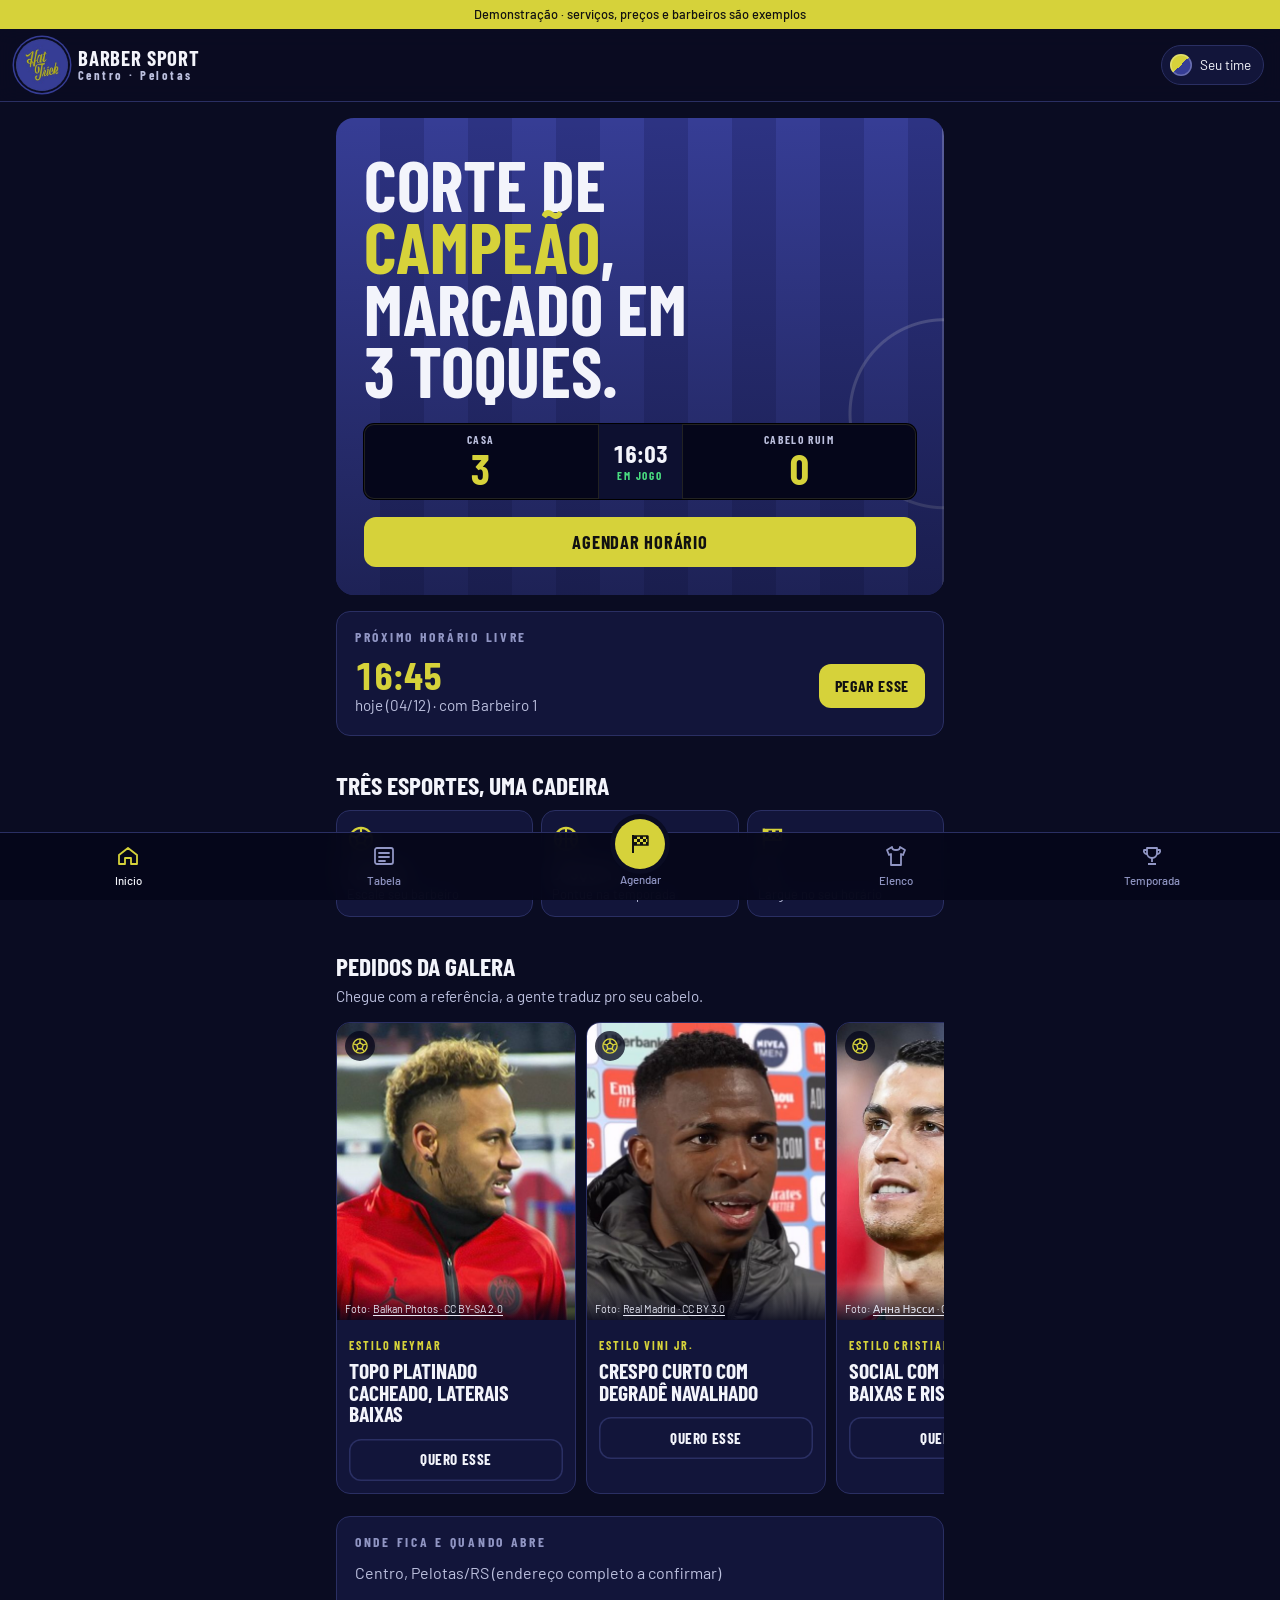
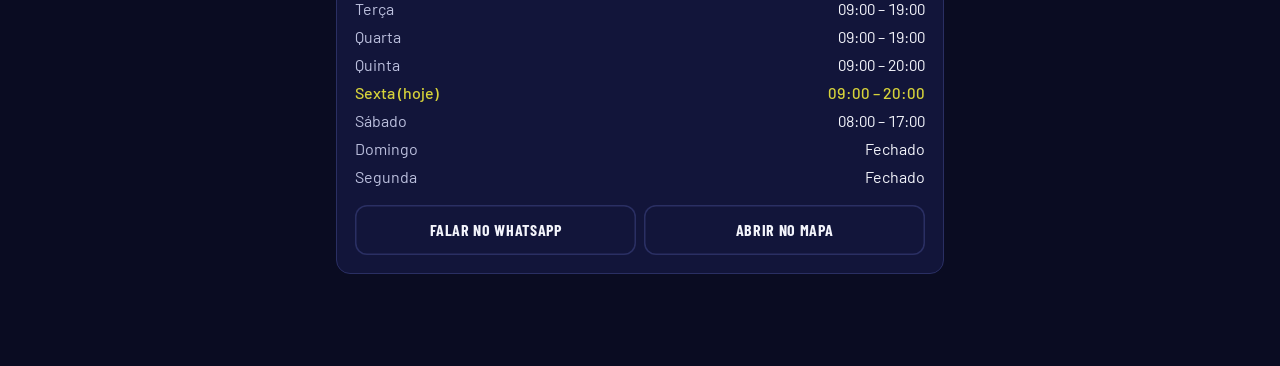
<file: index.html>
<!doctype html>
<html lang="pt-BR">
<head>
  <meta charset="utf-8">
  <meta name="viewport" content="width=device-width, initial-scale=1, viewport-fit=cover">
  <title>Hat-Trick Barber Sport · Pelotas</title>
  <meta name="description" content="App da Hat-Trick Barber Sport, no Centro de Pelotas: agende seu corte, veja o elenco e acompanhe sua temporada.">
  <meta name="theme-color" content="#0a0c22">
  <link rel="manifest" href="manifest.webmanifest">
  <link rel="icon" href="img/icone-192.png" type="image/png">
  <link rel="apple-touch-icon" href="img/icone-192.png">
  <meta name="apple-mobile-web-app-capable" content="yes">
  <meta name="apple-mobile-web-app-status-bar-style" content="black-translucent">
  <link rel="stylesheet" href="css/app.css?v=4">
</head>
<body>
  <a class="pular" href="#conteudo">Pular para o conteúdo</a>
  <p class="aviso">Demonstração · serviços, preços e barbeiros são exemplos</p>

  <header class="topo">
    <a class="marca" href="#inicio" aria-label="Hat-Trick Barber Sport, início">
      <img class="marca-logo" src="img/logo-hattrick.png" alt="" width="52" height="52">
      <span class="marca-texto"><strong>BARBER SPORT</strong><small>Centro · Pelotas</small></span>
    </a>
    <div class="topo-acoes">
    <button class="botao-conta" type="button" id="abrir-conta" aria-haspopup="dialog" hidden></button>
    <button class="botao-time" type="button" id="abrir-times" aria-haspopup="dialog" aria-label="Escolher seu time">
      <span class="time-amostra" aria-hidden="true"></span>
      <span class="time-nome">Seu time</span>
    </button>
    </div>
  </header>

  <main id="conteudo" tabindex="-1">

    <!-- ===================== INÍCIO ===================== -->
    <section class="tela" id="tela-inicio" data-tela="inicio" aria-labelledby="t-inicio">
      <div class="placar-hero">
        <h1 id="t-inicio">Corte de <span class="destaque">campeão</span>, marcado em 3 toques.</h1>
        <div class="placar" role="group" aria-label="Placar da casa">
          <div class="placar-lado"><span>CASA</span><b>3</b></div>
          <div class="placar-meio"><span class="placar-tempo" id="relogio">--:--</span><span class="placar-status" id="status-loja">—</span></div>
          <div class="placar-lado"><span>CABELO RUIM</span><b>0</b></div>
        </div>
        <a class="botao botao-cheio" href="#agendar">Agendar horário</a>
      </div>

      <article class="cartao proximo" aria-labelledby="t-proximo">
        <h2 id="t-proximo" class="cartao-titulo">Próximo horário livre</h2>
        <div id="proximo-livre" class="proximo-corpo" aria-live="polite"></div>
      </article>

      <h2 class="secao-titulo">Três esportes, uma cadeira</h2>
      <ul class="trio">
        <li class="trio-item" data-esporte="futebol"><svg aria-hidden="true"><use href="#i-futebol"/></svg><b>Futebol</b><span>Escale seu barbeiro</span></li>
        <li class="trio-item" data-esporte="nba"><svg aria-hidden="true"><use href="#i-nba"/></svg><b>Basquete</b><span>Pontue na temporada</span></li>
        <li class="trio-item" data-esporte="f1"><svg aria-hidden="true"><use href="#i-f1"/></svg><b>F1</b><span>Largue no seu horário</span></li>
      </ul>

      <h2 class="secao-titulo">Pedidos da galera</h2>
      <p class="secao-sub">Chegue com a referência, a gente traduz pro seu cabelo.</p>
      <ul class="inspiracoes" id="inspiracoes"></ul>

      <article class="cartao local" aria-labelledby="t-local">
        <h2 id="t-local" class="cartao-titulo">Onde fica e quando abre</h2>
        <p id="endereco"></p>
        <dl class="horarios" id="horarios"></dl>
        <div class="acoes">
          <a class="botao botao-linha" id="link-whats" target="_blank" rel="noopener">Falar no WhatsApp</a>
          <a class="botao botao-linha" id="link-mapa" target="_blank" rel="noopener">Abrir no mapa</a>
        </div>
      </article>
    </section>

    <!-- ===================== SERVIÇOS ===================== -->
    <section class="tela" id="tela-servicos" data-tela="servicos" aria-labelledby="t-servicos" hidden>
      <h1 id="t-servicos" class="tela-titulo">Tabela</h1>
      <p class="secao-sub">Preços de exemplo, a confirmar com a barbearia.</p>
      <ol class="tabela" id="tabela-servicos"></ol>
      <p class="nota">Pagamento: <span id="pagamentos"></span></p>
    </section>

    <!-- ===================== AGENDAR (F1) ===================== -->
    <section class="tela" id="tela-agendar" data-tela="agendar" aria-labelledby="t-agendar" hidden>
      <h1 id="t-agendar" class="tela-titulo">Grid de largada</h1>
      <ol class="voltas" id="voltas" aria-label="Etapas do agendamento"></ol>
      <div id="etapa" class="etapa" aria-live="polite"></div>
    </section>

    <!-- ===================== ELENCO ===================== -->
    <section class="tela" id="tela-elenco" data-tela="elenco" aria-labelledby="t-elenco" hidden>
      <h1 id="t-elenco" class="tela-titulo">Elenco</h1>
      <p class="secao-sub">Nomes e fotos dos barbeiros entram quando a barbearia mandar.</p>
      <ul class="elenco" id="elenco"></ul>
    </section>

    <!-- ===================== TEMPORADA (NBA) ===================== -->
    <section class="tela" id="tela-temporada" data-tela="temporada" aria-labelledby="t-temporada" hidden>
      <h1 id="t-temporada" class="tela-titulo">Sua temporada</h1>
      <div id="temporada"></div>
      <h2 class="secao-titulo" id="t-proximos">Próximos jogos</h2>
      <div id="meus-horarios"></div>
      <p class="nota"><a href="privacidade.html">Privacidade e termos</a><span id="nota-dados"> · os dados ficam só neste aparelho</span> · <a href="painel.html">Área do barbeiro</a></p>
    </section>
  </main>

  <nav class="abas" aria-label="Navegação principal">
    <a href="#inicio" data-aba="inicio"><svg aria-hidden="true"><use href="#i-casa"/></svg><span>Início</span></a>
    <a href="#servicos" data-aba="servicos"><svg aria-hidden="true"><use href="#i-tabela"/></svg><span>Tabela</span></a>
    <a href="#agendar" data-aba="agendar" class="aba-centro"><svg aria-hidden="true"><use href="#i-bandeira"/></svg><span>Agendar</span></a>
    <a href="#elenco" data-aba="elenco"><svg aria-hidden="true"><use href="#i-camisa"/></svg><span>Elenco</span></a>
    <a href="#temporada" data-aba="temporada"><svg aria-hidden="true"><use href="#i-trofeu"/></svg><span>Temporada</span></a>
  </nav>

  <dialog class="folha" id="folha-times" aria-labelledby="t-times">
    <form method="dialog" class="folha-corpo">
      <div class="folha-topo">
        <h2 id="t-times">Escolha seu time</h2>
        <button class="fechar" value="cancelar" aria-label="Fechar"><svg aria-hidden="true"><use href="#i-x"/></svg></button>
      </div>
      <p class="secao-sub">O app ganha as cores dele. Fica salvo só neste aparelho.</p>
      <div id="lista-times"></div>
    </form>
  </dialog>

  <dialog class="folha" id="folha-conta" aria-labelledby="t-conta">
    <div class="folha-corpo">
      <div class="folha-topo">
        <h2 id="t-conta">Sua conta</h2>
        <button class="fechar" type="button" aria-label="Fechar" onclick="this.closest('dialog').close()"><svg aria-hidden="true"><use href="#i-x"/></svg></button>
      </div>
      <div id="conta-corpo"></div>
    </div>
  </dialog>

  <div class="largada" id="largada" aria-hidden="true">
    <div class="luzes"><i></i><i></i><i></i><i></i><i></i></div>
  </div>

  <!-- Ícones -->
  <svg width="0" height="0" style="position:absolute" aria-hidden="true">
    <symbol id="i-futebol" viewBox="0 0 24 24"><g fill="none" stroke="currentColor" stroke-width="1.8" stroke-linejoin="round"><circle cx="12" cy="12" r="9.5"/><path d="M12 7.5l4.3 3.1-1.6 5h-5.4l-1.6-5z"/><path d="M12 7.5V2.5M16.3 10.6l4.8-1.5M14.7 15.6l3 4M9.3 15.6l-3 4M7.7 10.6 2.9 9.1"/></g></symbol>
    <symbol id="i-nba" viewBox="0 0 24 24"><g fill="none" stroke="currentColor" stroke-width="1.8"><circle cx="12" cy="12" r="9.5"/><path d="M2.5 12h19M12 2.5v19M5.3 5.3c3.2 3.2 3.2 10.2 0 13.4M18.7 5.3c-3.2 3.2-3.2 10.2 0 13.4"/></g></symbol>
    <symbol id="i-f1" viewBox="0 0 24 24"><g fill="currentColor"><path d="M4 3h2v18H4z"/><path d="M6 4h3v3H6zM12 4h3v3h-3zM9 7h3v3H9zM15 7h3v3h-3zM6 10h3v3H6zM12 10h3v3h-3zM18 4h2v3h-2zM18 10h2v3h-2z"/></g><path d="M6 4h14v9H6" fill="none" stroke="currentColor" stroke-width="1.4"/></symbol>
    <symbol id="i-casa" viewBox="0 0 24 24"><path d="M3 11 12 4l9 7v9h-6v-6H9v6H3z" fill="none" stroke="currentColor" stroke-width="1.8" stroke-linejoin="round"/></symbol>
    <symbol id="i-tabela" viewBox="0 0 24 24"><g fill="none" stroke="currentColor" stroke-width="1.8" stroke-linecap="round"><rect x="3" y="4" width="18" height="16" rx="2"/><path d="M7 9h10M7 13h10M7 17h6"/></g></symbol>
    <symbol id="i-bandeira" viewBox="0 0 24 24"><use href="#i-f1"/></symbol>
    <symbol id="i-camisa" viewBox="0 0 24 24"><path d="M8 3 3 6l2 5 2-1v11h10V10l2 1 2-5-5-3c0 2-1.8 3-4 3S8 5 8 3z" fill="none" stroke="currentColor" stroke-width="1.8" stroke-linejoin="round"/></symbol>
    <symbol id="i-trofeu" viewBox="0 0 24 24"><g fill="none" stroke="currentColor" stroke-width="1.8" stroke-linejoin="round"><path d="M7 4h10v5a5 5 0 0 1-10 0z"/><path d="M7 6H4a3 3 0 0 0 3 4M17 6h3a3 3 0 0 1-3 4M12 14v4M8 20h8"/></g></symbol>
    <symbol id="i-trofeu-cheio" viewBox="0 0 24 24"><path fill="currentColor" d="M7 3h10v6a5 5 0 0 1-4 4.9V17h3v3H8v-3h3v-3.1A5 5 0 0 1 7 9zM5 5h1v4.5A3 3 0 0 1 3.5 6.6 2 2 0 0 1 5 5zm14 0a2 2 0 0 1 1.5 1.6A3 3 0 0 1 18 9.5V5z"/></symbol>
    <symbol id="i-pessoa" viewBox="0 0 24 24"><g fill="none" stroke="currentColor" stroke-width="1.9"><circle cx="12" cy="8" r="4"/><path d="M4 21c1-4.2 4.2-6.5 8-6.5s7 2.3 8 6.5" stroke-linecap="round"/></g></symbol>
    <symbol id="i-x" viewBox="0 0 24 24"><path d="M6 6l12 12M18 6 6 18" stroke="currentColor" stroke-width="2" stroke-linecap="round"/></symbol>
  </svg>

  <script src="js/config.js?v=4"></script>
  <script src="js/vendor/supabase-2.45.4.min.js"></script>
  <script src="js/nuvem.js?v=4"></script>
  <script src="js/agenda.js?v=4"></script>
  <script src="js/app.js?v=4"></script>
</body>
</html>
</file>
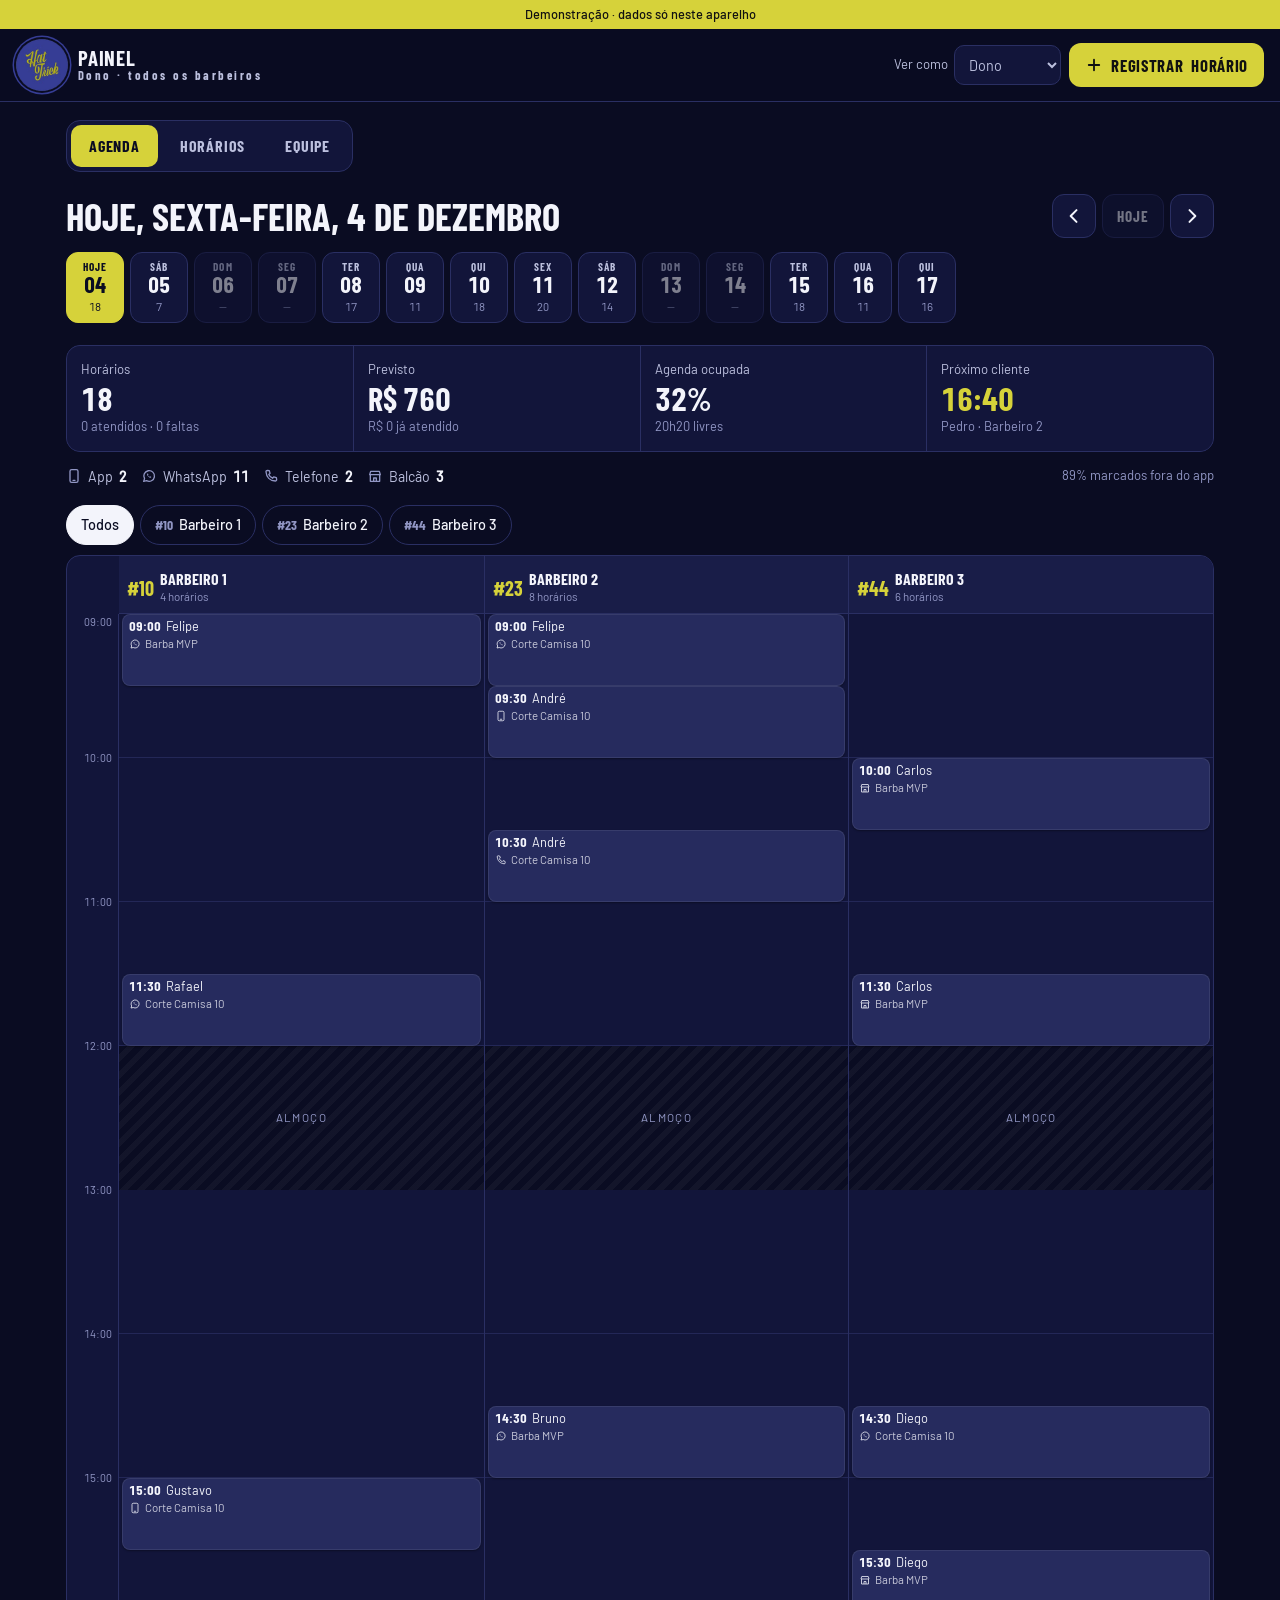
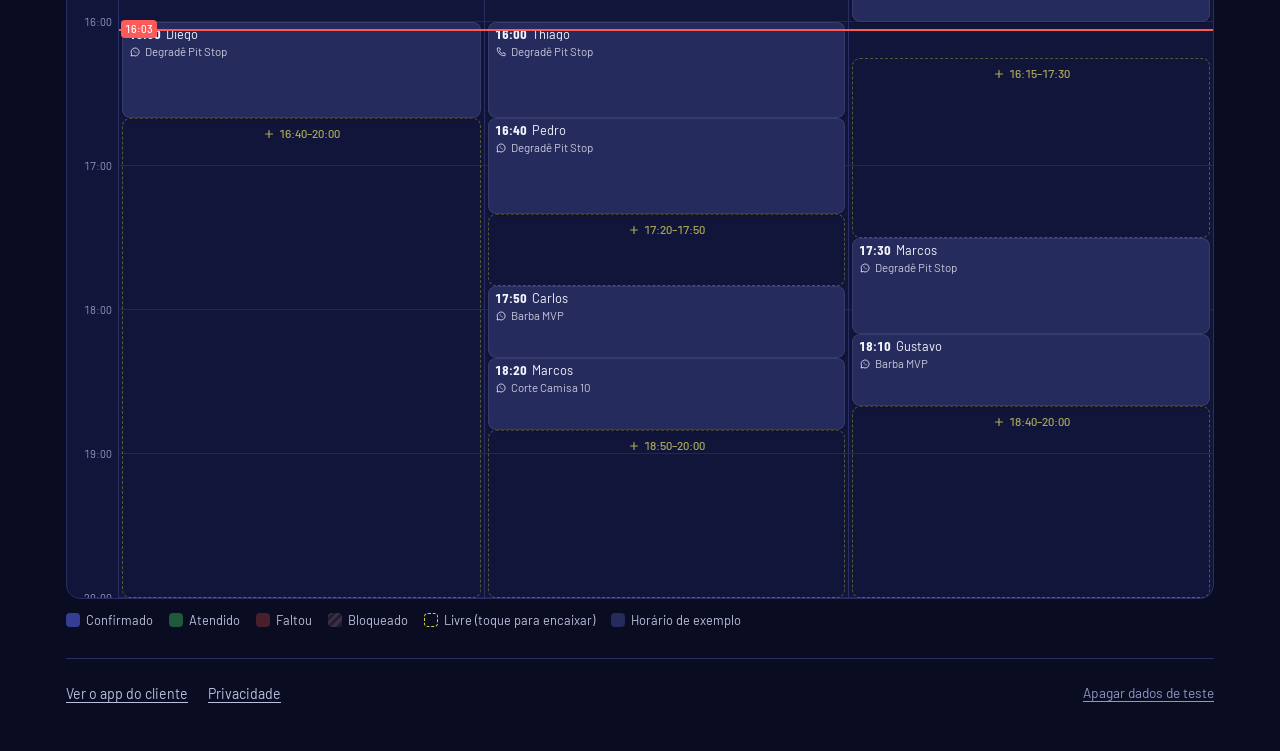
<file: painel.html>
<!doctype html>
<html lang="pt-BR">
<head>
  <meta charset="utf-8">
  <meta name="viewport" content="width=device-width, initial-scale=1, viewport-fit=cover">
  <title>Painel do barbeiro · Hat-Trick</title>
  <meta name="robots" content="noindex">
  <meta name="theme-color" content="#0a0c22">
  <link rel="icon" href="img/icone-192.png" type="image/png">
  <link rel="stylesheet" href="css/app.css?v=4">
  <link rel="stylesheet" href="css/painel.css?v=4">
</head>
<body class="painel">
  <a class="pular" href="#conteudo">Pular para o conteúdo</a>
  <p class="aviso" id="aviso-modo">Demonstração · dados só neste aparelho</p>

  <header class="p-topo">
    <a class="marca" href="./" aria-label="Abrir o app do cliente">
      <img class="marca-logo" src="img/logo-hattrick.png" alt="" width="52" height="52">
      <span class="marca-texto"><strong>PAINEL</strong><small id="quem">Hat-Trick Barber Sport</small></span>
    </a>
    <div class="p-topo-acoes">
      <label class="p-ver-como" id="ver-como-caixa" hidden><span>Ver como</span><select id="ver-como"></select></label>
      <button class="botao botao-cheio p-novo" type="button" id="novo" hidden>
        <svg aria-hidden="true"><use href="#i-mais"/></svg><span class="p-novo-l">Registrar </span>horário
      </button>
      <button class="p-sair" type="button" id="sair" hidden>Sair</button>
    </div>
  </header>

  <main class="p-corpo" id="conteudo" tabindex="-1">
    <!-- login (versão com Supabase) -->
    <section class="p-login" id="login" hidden aria-labelledby="t-login">
      <h1 id="t-login">Entrar no painel</h1>
      <p class="secao-sub">Use o e-mail e a senha da sua conta. O dono libera o acesso de cada barbeiro na aba Equipe.</p>
      <form id="form-login" novalidate>
        <div class="campo"><label for="l-email">E-mail</label><input id="l-email" type="email" autocomplete="email" inputmode="email" required></div>
        <div class="campo"><label for="l-senha">Senha</label><input id="l-senha" type="password" autocomplete="current-password" required></div>
        <p class="conta-msg" id="l-msg" role="status" aria-live="polite"></p>
        <button class="botao botao-cheio" type="submit">Entrar</button>
      </form>
    </section>

    <div id="painel" hidden>
      <nav class="p-abas" aria-label="Seções do painel">
        <button type="button" data-aba="agenda" aria-pressed="true">Agenda</button>
        <button type="button" data-aba="horarios" aria-pressed="false">Horários</button>
        <button type="button" data-aba="equipe" aria-pressed="false" id="aba-equipe-btn">Equipe</button>
      </nav>

      <!-- ===================== AGENDA ===================== -->
      <section id="aba-agenda" aria-labelledby="titulo-dia">
        <div class="p-dia">
          <h1 id="titulo-dia">Agenda</h1>
          <div class="p-dia-nav">
            <button class="p-icone" type="button" id="anterior" aria-label="Dia anterior"><svg aria-hidden="true"><use href="#i-esq"/></svg></button>
            <button class="p-hoje" type="button" id="hoje">Hoje</button>
            <button class="p-icone" type="button" id="seguinte" aria-label="Próximo dia"><svg aria-hidden="true"><use href="#i-dir"/></svg></button>
          </div>
        </div>
        <div class="p-dias" id="dias" role="group" aria-label="Escolher dia"></div>

        <section class="p-resumo" aria-label="Resumo do dia">
          <div class="p-num"><span>Horários</span><b id="n-total">0</b><small id="n-status"></small></div>
          <div class="p-num"><span>Previsto</span><b id="n-valor">R$ 0</b><small id="n-feito"></small></div>
          <div class="p-num"><span>Agenda ocupada</span><b id="n-ocup">0%</b><small id="n-livre"></small></div>
          <div class="p-num p-proximo"><span>Próximo cliente</span><b id="n-prox">—</b><small id="n-prox-info"></small></div>
        </section>

        <section class="p-origens" aria-label="De onde vieram os horários do dia" id="origens"></section>
        <div class="p-filtros" role="group" aria-label="Mostrar barbeiro" id="filtros"></div>

        <section class="p-grade-caixa" id="grade-caixa" aria-labelledby="t-grade">
          <h2 id="t-grade" class="sr-only">Agenda por barbeiro</h2>
          <div class="p-grade" id="grade"></div>
          <p class="vazio" id="fechado" hidden>Ninguém atende neste dia.</p>
        </section>

        <section class="p-legenda" aria-label="Legenda">
          <span><i class="lg lg-confirmado"></i>Confirmado</span>
          <span><i class="lg lg-atendido"></i>Atendido</span>
          <span><i class="lg lg-faltou"></i>Faltou</span>
          <span><i class="lg lg-bloqueio"></i>Bloqueado</span>
          <span><i class="lg lg-livre"></i>Livre (toque para encaixar)</span>
          <span id="legenda-exemplo"><i class="lg lg-exemplo"></i>Horário de exemplo</span>
        </section>
      </section>

      <!-- ===================== HORÁRIOS ===================== -->
      <section id="aba-horarios" hidden aria-labelledby="t-horarios">
        <div class="p-dia">
          <h1 id="t-horarios">Horários</h1>
          <label class="p-escolha" id="h-barbeiro-caixa"><span class="sr-only">Barbeiro</span><select id="h-barbeiro"></select></label>
        </div>
        <p class="secao-sub">Os horários livres do app seguem este expediente. Mudou aqui, mudou para os clientes na hora.</p>

        <form id="form-expediente" class="p-cartao" novalidate>
          <h2 class="p-cartao-titulo">Expediente da semana</h2>
          <div class="p-semana" id="semana"></div>
          <p class="conta-msg" id="exp-msg" role="status" aria-live="polite"></p>
          <div class="p-cartao-acoes">
            <button class="botao botao-linha" type="button" id="copiar-terca">Copiar terça para qua–sex</button>
            <button class="botao botao-cheio" type="submit">Salvar expediente</button>
          </div>
        </form>

        <div class="p-cartao">
          <h2 class="p-cartao-titulo">Folgas e bloqueios</h2>
          <p class="secao-sub">Dentista, folga num sábado, férias: bloqueie e o app para de oferecer esses horários. Horários já marcados continuam; avise o cliente.</p>
          <form id="form-bloqueio" class="p-bloqueio-form" novalidate>
            <div class="campo"><label for="bq-data">Dia</label><input id="bq-data" type="date" required></div>
            <div class="campo"><label for="bq-ate">Até o dia <small>(férias)</small></label><input id="bq-ate" type="date"></div>
            <label class="p-check"><input type="checkbox" id="bq-inteiro" checked><span>Dia inteiro</span></label>
            <div class="campo bq-periodo"><label for="bq-ini">Das</label><input id="bq-ini" type="time" step="900" value="14:00"></div>
            <div class="campo bq-periodo"><label for="bq-fim">Até</label><input id="bq-fim" type="time" step="900" value="15:00"></div>
            <div class="campo p-campo-largo"><label for="bq-motivo">Motivo <small>(só a equipe vê)</small></label><input id="bq-motivo" maxlength="60" placeholder="Ex.: dentista"></div>
            <p class="conta-msg p-campo-largo" id="bq-msg" role="status" aria-live="polite"></p>
            <button class="botao botao-cheio p-campo-largo" type="submit">Bloquear</button>
          </form>
          <ul class="p-bloqueios" id="lista-bloqueios"></ul>
        </div>
      </section>

      <!-- ===================== EQUIPE ===================== -->
      <section id="aba-equipe" hidden aria-labelledby="t-equipe">
        <div class="p-dia"><h1 id="t-equipe">Equipe</h1></div>
        <div class="p-cartao">
          <h2 class="p-cartao-titulo">Cartões do elenco</h2>
          <p class="secao-sub">É o que o cliente vê na aba Elenco do app.</p>
          <div id="cartoes"></div>
        </div>
        <div class="p-cartao">
          <h2 class="p-cartao-titulo">Quem entra no painel</h2>
          <div id="acessos"></div>
        </div>
      </section>

      <footer class="p-rodape">
        <a href="./">Ver o app do cliente</a>
        <a href="privacidade.html">Privacidade</a>
        <button type="button" id="apagar">Apagar dados de teste</button>
      </footer>
    </div>
  </main>

  <dialog class="folha" id="folha-detalhe" aria-labelledby="d-nome">
    <div class="folha-corpo" id="detalhe"></div>
  </dialog>

  <dialog class="folha" id="folha-novo" aria-labelledby="t-novo">
    <form class="folha-corpo" id="form-novo" novalidate>
      <div class="folha-topo">
        <h2 id="t-novo">Registrar horário</h2>
        <button class="fechar" type="button" data-fechar aria-label="Fechar"><svg aria-hidden="true"><use href="#i-x"/></svg></button>
      </div>
      <fieldset class="p-origem">
        <legend>Marcado por</legend>
        <label><input type="radio" name="origem" value="whatsapp" checked><span><svg aria-hidden="true"><use href="#o-whatsapp"/></svg>WhatsApp</span></label>
        <label><input type="radio" name="origem" value="telefone"><span><svg aria-hidden="true"><use href="#o-telefone"/></svg>Telefone</span></label>
        <label><input type="radio" name="origem" value="balcao"><span><svg aria-hidden="true"><use href="#o-balcao"/></svg>Balcão</span></label>
      </fieldset>
      <div class="p-campos">
        <div class="campo"><label for="n-nome">Nome do cliente</label>
          <input id="n-nome" maxlength="40" autocomplete="off" required><span class="erro" id="e-nome" aria-live="polite"></span></div>
        <div class="campo"><label for="n-tel">Celular <small>(opcional)</small></label>
          <input id="n-tel" type="tel" inputmode="tel" maxlength="16" placeholder="(53) 9 0000-0000" autocomplete="off"></div>
        <div class="campo"><label for="n-servico">Serviço</label><select id="n-servico"></select></div>
        <div class="campo"><label for="n-barbeiro">Barbeiro</label><select id="n-barbeiro"></select></div>
        <div class="campo"><label for="n-dia">Dia</label><select id="n-dia"></select></div>
        <div class="campo"><label for="n-hora">Horário</label><select id="n-hora"></select><span class="erro" id="e-hora" aria-live="polite"></span></div>
        <div class="campo p-campo-largo"><label for="n-obs">Observação <small>(opcional)</small></label>
          <input id="n-obs" maxlength="80" placeholder="Ex.: quer o mesmo degradê da última vez" autocomplete="off"></div>
      </div>
      <p class="nota">Peça ao cliente só o nome e o celular. Eles servem para confirmar e avisar sobre o horário.</p>
      <div class="etapa-acoes"><button class="botao botao-linha" type="button" data-fechar>Cancelar</button><button class="botao botao-cheio" type="submit">Salvar horário</button></div>
    </form>
  </dialog>

  <p class="p-toast" id="toast" role="status" aria-live="polite"></p>

  <svg width="0" height="0" style="position:absolute" aria-hidden="true">
    <symbol id="i-mais" viewBox="0 0 24 24"><path d="M12 5v14M5 12h14" stroke="currentColor" stroke-width="2.4" stroke-linecap="round"/></symbol>
    <symbol id="i-esq" viewBox="0 0 24 24"><path d="M15 5l-7 7 7 7" fill="none" stroke="currentColor" stroke-width="2.4" stroke-linecap="round" stroke-linejoin="round"/></symbol>
    <symbol id="i-dir" viewBox="0 0 24 24"><path d="M9 5l7 7-7 7" fill="none" stroke="currentColor" stroke-width="2.4" stroke-linecap="round" stroke-linejoin="round"/></symbol>
    <symbol id="i-x" viewBox="0 0 24 24"><path d="M6 6l12 12M18 6 6 18" stroke="currentColor" stroke-width="2" stroke-linecap="round"/></symbol>
    <symbol id="i-check" viewBox="0 0 24 24"><path d="M5 12.5l4.5 4.5L19 7.5" fill="none" stroke="currentColor" stroke-width="2.6" stroke-linecap="round" stroke-linejoin="round"/></symbol>
    <symbol id="i-cadeado" viewBox="0 0 24 24"><g fill="none" stroke="currentColor" stroke-width="2"><rect x="5" y="10.5" width="14" height="10" rx="2"/><path d="M8 10.5V8a4 4 0 0 1 8 0v2.5"/></g></symbol>
    <symbol id="o-app" viewBox="0 0 24 24"><g fill="none" stroke="currentColor" stroke-width="2"><rect x="6" y="2.5" width="12" height="19" rx="2.5"/><path d="M10.5 18.5h3" stroke-linecap="round"/></g></symbol>
    <symbol id="o-whatsapp" viewBox="0 0 24 24"><path d="M4 20l1.3-4A8 8 0 1 1 8.4 19z" fill="none" stroke="currentColor" stroke-width="2" stroke-linejoin="round"/><path d="M9 9.2c.3 2.4 2.6 4.8 5.6 5.6l1-1.4-1.9-1-1 .8a5 5 0 0 1-2.3-2.3l.8-1-1-1.9z" fill="currentColor"/></symbol>
    <symbol id="o-telefone" viewBox="0 0 24 24"><path d="M6.6 3.5 9.4 4l1.2 4-1.9 1.6a11 11 0 0 0 5.7 5.7L16 13.4l4 1.2.5 2.8a2 2 0 0 1-2.1 2.1C10.4 19 5 13.6 4.5 5.6a2 2 0 0 1 2.1-2.1z" fill="none" stroke="currentColor" stroke-width="2" stroke-linejoin="round"/></symbol>
    <symbol id="o-balcao" viewBox="0 0 24 24"><g fill="none" stroke="currentColor" stroke-width="2" stroke-linejoin="round"><path d="M4 10h16l-1.5-5h-13z"/><path d="M5 10v10h14V10M10 20v-5h4v5"/></g></symbol>
  </svg>

  <script src="js/config.js?v=4"></script>
  <script src="js/vendor/supabase-2.45.4.min.js"></script>
  <script src="js/nuvem.js?v=4"></script>
  <script src="js/agenda.js?v=4"></script>
  <script src="js/painel.js?v=4"></script>
</body>
</html>
</file>
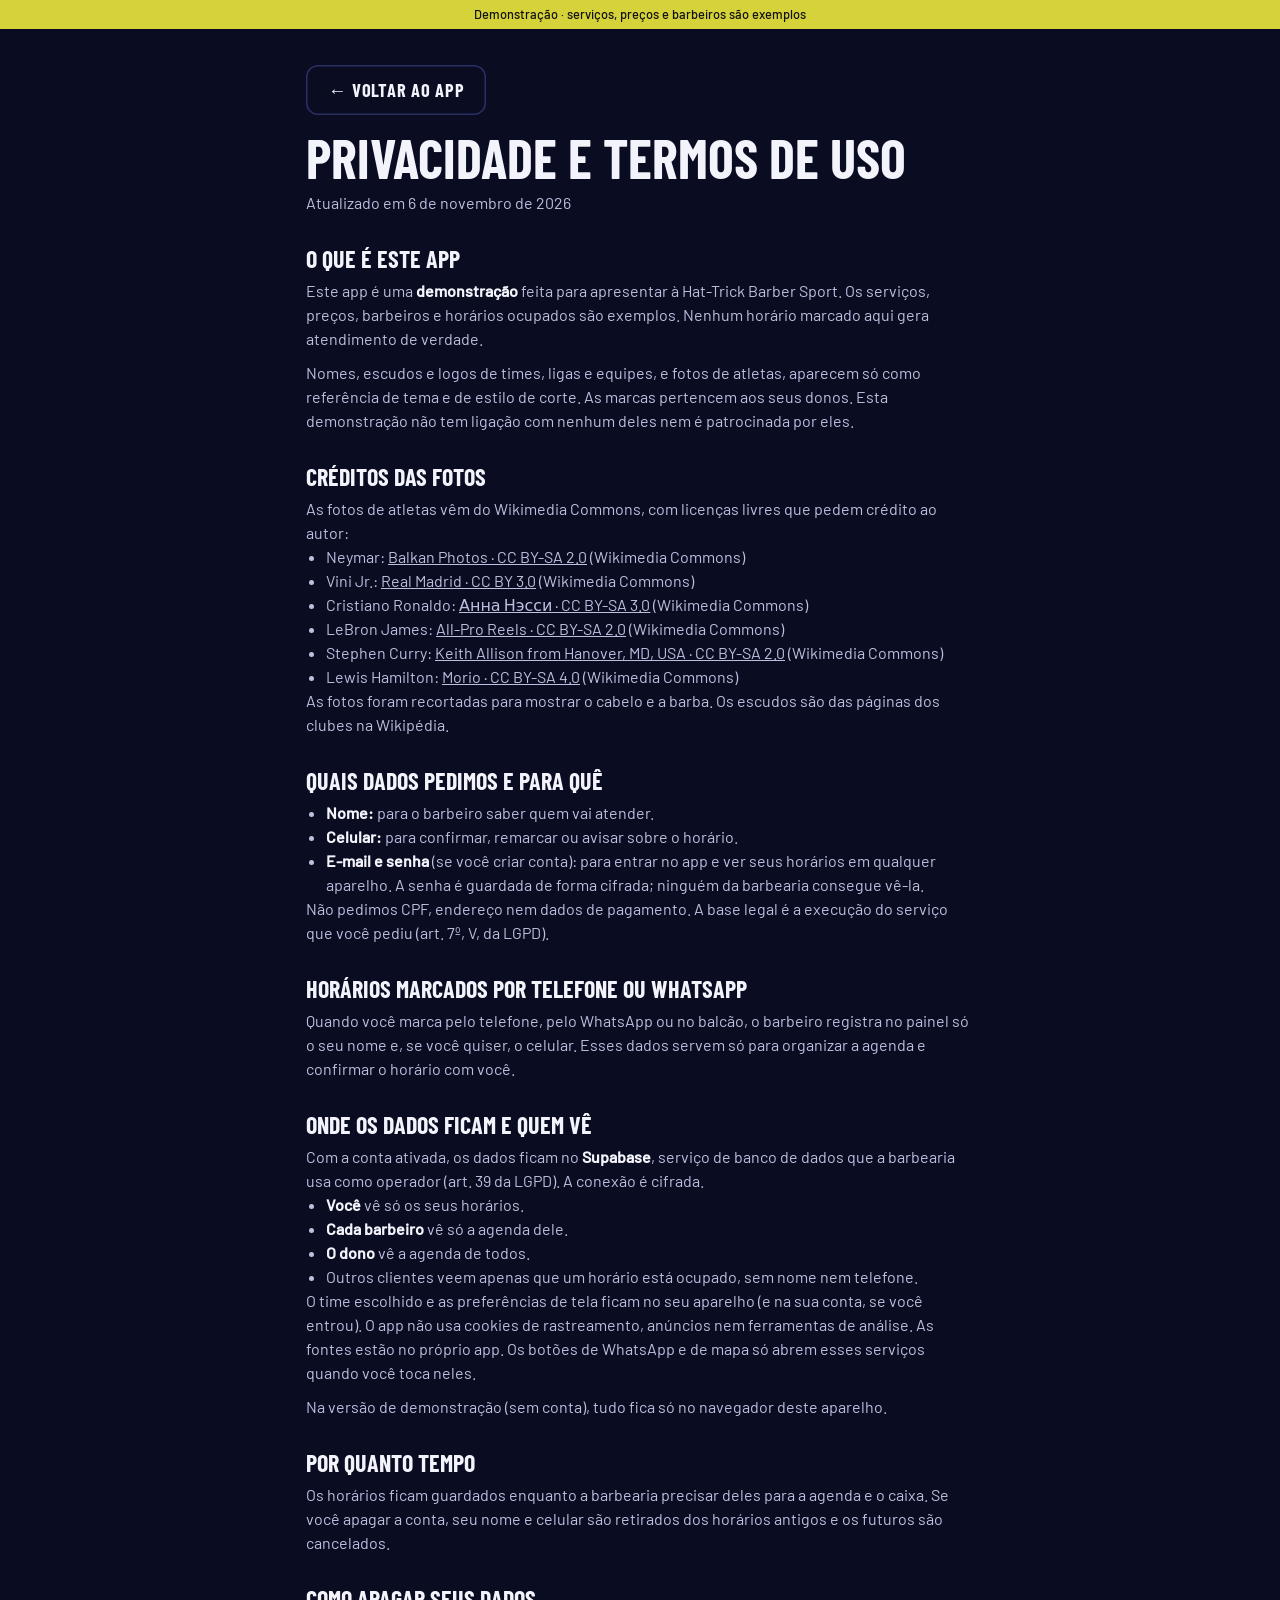
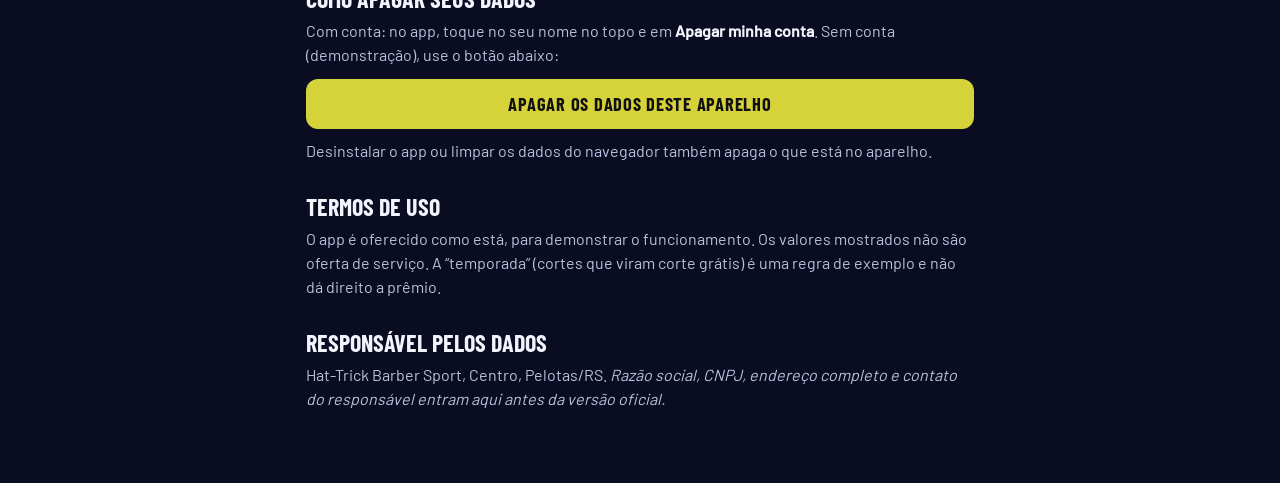
<file: privacidade.html>
<!doctype html>
<html lang="pt-BR">
<head>
  <meta charset="utf-8">
  <meta name="viewport" content="width=device-width, initial-scale=1, viewport-fit=cover">
  <title>Privacidade e termos · Hat-Trick Barber Sport</title>
  <meta name="theme-color" content="#0a0c22">
  <link rel="icon" href="img/icone-192.png" type="image/png">
  <link rel="stylesheet" href="css/app.css?v=4">
  <style>
    body { padding-bottom: 48px; }
    .texto { width: min(100% - 32px, 700px); margin: 24px auto; }
    .texto h1 { font: 700 clamp(2.4rem, 10vw, 3.4rem)/0.92 var(--display); text-transform: uppercase; margin: 18px 0 8px; }
    .texto h2 { font: 700 1.5rem/1 var(--display); text-transform: uppercase; margin: 32px 0 8px; }
    .texto p, .texto li { color: var(--giz-2); }
    .texto p + p { margin-top: 10px; }
    .texto ul { list-style: disc; padding-left: 20px; }
    .texto strong { color: var(--giz); }
    .texto .botao { margin-top: 12px; }
  </style>
</head>
<body>
  <p class="aviso">Demonstração · serviços, preços e barbeiros são exemplos</p>
  <main class="texto">
    <a class="botao botao-linha" href="./">← Voltar ao app</a>
    <h1>Privacidade e termos de uso</h1>
    <p>Atualizado em 6 de novembro de 2026</p>

    <h2>O que é este app</h2>
    <p>Este app é uma <strong>demonstração</strong> feita para apresentar à Hat-Trick Barber Sport. Os serviços, preços, barbeiros e horários ocupados são exemplos. Nenhum horário marcado aqui gera atendimento de verdade.</p>
    <p>Nomes, escudos e logos de times, ligas e equipes, e fotos de atletas, aparecem só como referência de tema e de estilo de corte. As marcas pertencem aos seus donos. Esta demonstração não tem ligação com nenhum deles nem é patrocinada por eles.</p>

    <h2>Créditos das fotos</h2>
    <p>As fotos de atletas vêm do Wikimedia Commons, com licenças livres que pedem crédito ao autor:</p>
    <ul>
      <li>Neymar: <a href="https://commons.wikimedia.org/wiki/File:Neymar_2018_(cropped).jpg">Balkan Photos · CC BY-SA 2.0</a> (Wikimedia Commons)</li>
      <li>Vini Jr.: <a href="https://commons.wikimedia.org/wiki/File:Vinicius_Jr_2021.jpg">Real Madrid · CC BY 3.0</a> (Wikimedia Commons)</li>
      <li>Cristiano Ronaldo: <a href="https://commons.wikimedia.org/wiki/File:Cristiano_Ronaldo_2018_(cropped).jpg">Анна Нэсси · CC BY-SA 3.0</a> (Wikimedia Commons)</li>
      <li>LeBron James: <a href="https://commons.wikimedia.org/wiki/File:LeBron_James_Lakers_(cropped).jpg">All-Pro Reels · CC BY-SA 2.0</a> (Wikimedia Commons)</li>
      <li>Stephen Curry: <a href="https://commons.wikimedia.org/wiki/File:Stephen_Curry_2016_(cropped).jpg">Keith Allison from Hanover, MD, USA · CC BY-SA 2.0</a> (Wikimedia Commons)</li>
      <li>Lewis Hamilton: <a href="https://commons.wikimedia.org/wiki/File:Lewis_Hamilton_2016_Malaysia_2.jpg">Morio · CC BY-SA 4.0</a> (Wikimedia Commons)</li>
    </ul>
    <p>As fotos foram recortadas para mostrar o cabelo e a barba. Os escudos são das páginas dos clubes na Wikipédia.</p>

    <h2>Quais dados pedimos e para quê</h2>
    <ul>
      <li><strong>Nome:</strong> para o barbeiro saber quem vai atender.</li>
      <li><strong>Celular:</strong> para confirmar, remarcar ou avisar sobre o horário.</li>
      <li><strong>E-mail e senha</strong> (se você criar conta): para entrar no app e ver seus horários em qualquer aparelho. A senha é guardada de forma cifrada; ninguém da barbearia consegue vê-la.</li>
    </ul>
    <p>Não pedimos CPF, endereço nem dados de pagamento. A base legal é a execução do serviço que você pediu (art. 7º, V, da LGPD).</p>

    <h2>Horários marcados por telefone ou WhatsApp</h2>
    <p>Quando você marca pelo telefone, pelo WhatsApp ou no balcão, o barbeiro registra no painel só o seu nome e, se você quiser, o celular. Esses dados servem só para organizar a agenda e confirmar o horário com você.</p>

    <h2>Onde os dados ficam e quem vê</h2>
    <p>Com a conta ativada, os dados ficam no <strong>Supabase</strong>, serviço de banco de dados que a barbearia usa como operador (art. 39 da LGPD). A conexão é cifrada.</p>
    <ul>
      <li><strong>Você</strong> vê só os seus horários.</li>
      <li><strong>Cada barbeiro</strong> vê só a agenda dele.</li>
      <li><strong>O dono</strong> vê a agenda de todos.</li>
      <li>Outros clientes veem apenas que um horário está ocupado, sem nome nem telefone.</li>
    </ul>
    <p>O time escolhido e as preferências de tela ficam no seu aparelho (e na sua conta, se você entrou). O app não usa cookies de rastreamento, anúncios nem ferramentas de análise. As fontes estão no próprio app. Os botões de WhatsApp e de mapa só abrem esses serviços quando você toca neles.</p>
    <p>Na versão de demonstração (sem conta), tudo fica só no navegador deste aparelho.</p>

    <h2>Por quanto tempo</h2>
    <p>Os horários ficam guardados enquanto a barbearia precisar deles para a agenda e o caixa. Se você apagar a conta, seu nome e celular são retirados dos horários antigos e os futuros são cancelados.</p>

    <h2>Como apagar seus dados</h2>
    <p>Com conta: no app, toque no seu nome no topo e em <strong>Apagar minha conta</strong>. Sem conta (demonstração), use o botão abaixo:</p>
    <button class="botao botao-cheio" type="button" id="apagar">Apagar os dados deste aparelho</button>
    <p id="apagado" role="status"></p>
    <p>Desinstalar o app ou limpar os dados do navegador também apaga o que está no aparelho.</p>

    <h2>Termos de uso</h2>
    <p>O app é oferecido como está, para demonstrar o funcionamento. Os valores mostrados não são oferta de serviço. A “temporada” (cortes que viram corte grátis) é uma regra de exemplo e não dá direito a prêmio.</p>

    <h2>Responsável pelos dados</h2>
    <p>Hat-Trick Barber Sport, Centro, Pelotas/RS. <em>Razão social, CNPJ, endereço completo e contato do responsável entram aqui antes da versão oficial.</em></p>
  </main>
  <script src="js/config.js?v=4"></script>
  <script src="js/agenda.js?v=4"></script>
  <script>
    document.getElementById("apagar").addEventListener("click", () => {
      Agenda.apagarTudo();
      ["hattrick_time", "hattrick_cliente"].forEach((k) => { try { localStorage.removeItem(k); } catch {} });
      document.getElementById("apagado").textContent = "Pronto, os dados deste app foram apagados do aparelho.";
    });
  </script>
</body>
</html>
</file>
<file: css/app.css>
@font-face { font-family: "Barlow"; src: url("../fonts/barlow-400-latin.woff2") format("woff2"); font-weight: 400; font-display: swap; unicode-range: U+0000-00FF, U+0131, U+0152-0153, U+02BB-02BC, U+02C6, U+02DA, U+02DC, U+2000-206F, U+20AC, U+2122, U+2191, U+2193, U+2212, U+2215, U+FEFF, U+FFFD; }
@font-face { font-family: "Barlow"; src: url("../fonts/barlow-400-latin-ext.woff2") format("woff2"); font-weight: 400; font-display: swap; unicode-range: U+0100-024F, U+1E00-1EFF, U+20A0-20AB, U+20AD-20CF; }
@font-face { font-family: "Barlow"; src: url("../fonts/barlow-500-latin.woff2") format("woff2"); font-weight: 500; font-display: swap; unicode-range: U+0000-00FF, U+0131, U+0152-0153, U+02BB-02BC, U+02C6, U+02DA, U+02DC, U+2000-206F, U+20AC, U+2122, U+2191, U+2193, U+2212, U+2215, U+FEFF, U+FFFD; }
@font-face { font-family: "Barlow"; src: url("../fonts/barlow-500-latin-ext.woff2") format("woff2"); font-weight: 500; font-display: swap; unicode-range: U+0100-024F, U+1E00-1EFF, U+20A0-20AB, U+20AD-20CF; }
@font-face { font-family: "Barlow Condensed"; src: url("../fonts/barlow-condensed-700-latin.woff2") format("woff2"); font-weight: 700; font-display: swap; unicode-range: U+0000-00FF, U+0131, U+0152-0153, U+02BB-02BC, U+02C6, U+02DA, U+02DC, U+2000-206F, U+20AC, U+2122, U+2191, U+2193, U+2212, U+2215, U+FEFF, U+FFFD; }
@font-face { font-family: "Barlow Condensed"; src: url("../fonts/barlow-condensed-700-latin-ext.woff2") format("woff2"); font-weight: 700; font-display: swap; unicode-range: U+0100-024F, U+1E00-1EFF, U+20A0-20AB, U+20AD-20CF; }

:root {
  /* cores do logo da Hat-Trick: azul-royal e amarelo-limão */
  --royal: #363d95;
  --royal-2: #2d3383;
  --limao: #d6d23a;
  --fundo: #0a0c22;
  --superficie: #12153a;
  --superficie-2: #191d48;
  --linha: #2a2f63;
  --giz: #f3f4fb;
  --giz-2: #bcc0de;
  --giz-3: #9196c4;
  --gramado: #1d5c34;
  --gramado-2: #17492a;
  --led: var(--limao);
  --ocupado: #2f3460;
  /* trocados pelo "Seu time" via JS */
  --acento: var(--led);
  --acento-texto: #111;
  --acento-claro: var(--acento); /* versão legível sobre o fundo escuro */
  --acento-2: var(--royal);

  --display: "Barlow Condensed", "Arial Narrow", sans-serif;
  --texto: "Barlow", system-ui, sans-serif;
  --raio: 14px;
  --abas-altura: 68px;
  --seguro-baixo: env(safe-area-inset-bottom, 0px);
  color-scheme: dark;
}

*, *::before, *::after { box-sizing: border-box; }
* { margin: 0; }
html { -webkit-text-size-adjust: 100%; }
body {
  min-height: 100dvh;
  background: var(--fundo);
  color: var(--giz);
  font: 400 1rem/1.5 var(--texto);
  padding-bottom: calc(var(--abas-altura) + var(--seguro-baixo) + 24px);
  -webkit-tap-highlight-color: transparent;
}
img, svg { display: block; max-width: 100%; }
button, input, select { font: inherit; color: inherit; }
a { color: inherit; }
ul, ol { list-style: none; padding: 0; }
[tabindex="-1"]:focus { outline: none; }
::selection { background: var(--limao); color: var(--fundo); }
input { caret-color: var(--acento-claro); }
html { scrollbar-color: var(--linha) var(--fundo); }
:focus-visible { outline: 3px solid var(--acento-claro); outline-offset: 2px; border-radius: 6px; }
.sr-only { position: absolute; width: 1px; height: 1px; overflow: hidden; clip: rect(0 0 0 0); white-space: nowrap; }

.pular { position: absolute; left: 16px; top: -60px; z-index: 50; background: var(--acento); color: var(--acento-texto); padding: 10px 14px; border-radius: 8px; font-weight: 500; }
.pular:focus { top: 12px; }
.aviso { background: var(--led); color: #111; text-align: center; font-size: 0.8rem; font-weight: 500; padding: 5px 16px; }

/* ---------- topo ---------- */
.topo {
  position: sticky; top: 0; z-index: 20;
  display: flex; align-items: center; justify-content: space-between; gap: 12px;
  padding: 10px 16px; padding-top: max(10px, env(safe-area-inset-top));
  background: color-mix(in srgb, var(--fundo) 90%, transparent);
  backdrop-filter: blur(10px); -webkit-backdrop-filter: blur(10px);
  border-bottom: 1px solid var(--linha);
}
.marca { display: flex; align-items: center; gap: 10px; text-decoration: none; }
.marca-logo { width: 52px; height: 52px; border-radius: 50%; flex: none; box-shadow: 0 0 0 2px var(--fundo), 0 0 0 3.5px var(--royal); }
.marca-texto { display: flex; flex-direction: column; line-height: 0.9; font-family: var(--display); }
.marca-texto strong { font-size: 1.3rem; letter-spacing: 0.04em; }
.marca-texto small { font-size: 0.78rem; letter-spacing: 0.2em; color: var(--giz-2); margin-top: 2px; }
.botao-time {
  display: flex; align-items: center; gap: 8px; min-height: 40px; padding: 6px 12px 6px 8px;
  background: var(--superficie); border: 1px solid var(--linha); border-radius: 999px; cursor: pointer;
  font-size: 0.85rem; max-width: 52vw;
}
.botao-time:hover { border-color: var(--giz-3); }
.time-nome { white-space: nowrap; overflow: hidden; text-overflow: ellipsis; }
.time-amostra { width: 22px; height: 22px; border-radius: 50%; flex: none; background: linear-gradient(135deg, var(--acento) 50%, var(--acento-2) 50%); box-shadow: inset 0 0 0 1.5px rgb(255 255 255 / .25); }

/* ---------- telas ---------- */
main { width: min(100%, 640px); margin: 0 auto; padding: 0 16px; outline: none; }
#tela-inicio { padding-top: 0; }
.tela { padding-top: 20px; animation: entra .28s cubic-bezier(.2,.8,.2,1); }
@keyframes entra { from { opacity: 0; transform: translateY(8px); } }
.tela-titulo { font: 700 clamp(2.6rem, 11vw, 3.6rem)/0.9 var(--display); text-transform: uppercase; letter-spacing: -0.005em; }
.secao-titulo { font: 700 1.6rem/1 var(--display); text-transform: uppercase; margin: 36px 0 6px; }
.secao-sub { color: var(--giz-2); font-size: 0.95rem; margin-top: 6px; }
.nota { color: var(--giz-3); font-size: 0.85rem; margin-top: 20px; }
.rotulo { font: 700 0.8rem/1 var(--display); letter-spacing: 0.24em; text-transform: uppercase; color: var(--acento-claro); }

.botao {
  display: inline-flex; align-items: center; justify-content: center; gap: 8px;
  min-height: 50px; padding: 12px 22px; border-radius: 12px; border: 0; cursor: pointer;
  font: 700 1.15rem/1 var(--display); text-transform: uppercase; letter-spacing: 0.04em; text-decoration: none;
  transition: transform .12s ease, background-color .15s ease;
}
.botao:active { transform: scale(.97); }
.botao-cheio { background: var(--acento); color: var(--acento-texto); width: 100%; }
.botao-linha { background: transparent; color: var(--giz); box-shadow: inset 0 0 0 1.5px var(--linha); }
.botao-linha:hover { box-shadow: inset 0 0 0 1.5px var(--giz-3); }
.botao[disabled] { opacity: .45; cursor: not-allowed; }

.cartao { background: var(--superficie); border: 1px solid var(--linha); border-radius: var(--raio); padding: 18px; margin-top: 16px; }
.cartao-titulo { font: 700 0.85rem/1 var(--display); letter-spacing: 0.2em; text-transform: uppercase; color: var(--giz-3); margin-bottom: 12px; }

/* ---------- início: gramado + placar ---------- */
.placar-hero {
  position: relative; overflow: hidden; isolation: isolate;
  margin: 0 -16px; padding: 28px 16px 22px;
  background:
    repeating-linear-gradient(90deg, var(--royal) 0 44px, var(--royal-2) 44px 88px);
  border-bottom: 3px solid var(--acento);
}
.placar-hero::before { /* linhas de giz: meio-campo e círculo central */
  content: ""; position: absolute; inset: 0; z-index: -1; pointer-events: none;
  background:
    radial-gradient(circle at 100% 62%, transparent 92px, rgb(255 255 255 / .22) 93px 95px, transparent 96px),
    linear-gradient(90deg, transparent calc(100% - 2px), rgb(255 255 255 / .22) 0);
}
.placar-hero::after { content: ""; position: absolute; inset: 0; z-index: -1; background: linear-gradient(180deg, rgb(10 12 34 / 0), rgb(10 12 34 / .55)); }
.placar-hero h1 { font: 700 clamp(2.7rem, 12.5vw, 4.4rem)/0.88 var(--display); text-transform: uppercase; margin: 0 0 22px; max-width: 12ch; text-wrap: balance; }
.destaque { color: var(--acento-claro); }
.placar {
  display: grid; grid-template-columns: 1fr auto 1fr; align-items: stretch;
  background: #05061a; border-radius: 10px; box-shadow: 0 0 0 1px #000, inset 0 0 0 1px #222; margin-bottom: 18px; overflow: hidden;
}
.placar-lado { display: flex; flex-direction: column; align-items: center; justify-content: center; padding: 10px 6px; gap: 2px; }
.placar-lado span { font: 700 0.72rem/1 var(--display); letter-spacing: 0.14em; color: var(--giz-2); text-align: center; }
.placar-lado b { font: 700 2.6rem/1 var(--display); color: var(--led); font-variant-numeric: tabular-nums; }
.placar-meio { display: flex; flex-direction: column; align-items: center; justify-content: center; padding: 8px 14px; background: #0d1030; border-inline: 1px solid #222; }
.placar-tempo { font: 700 1.5rem/1 var(--display); font-variant-numeric: tabular-nums; color: var(--giz); }
.placar-status { font: 700 0.7rem/1 var(--display); letter-spacing: 0.16em; text-transform: uppercase; margin-top: 4px; color: var(--giz-3); }
.placar-status.aberta { color: #4ade80; }

.proximo-corpo { display: flex; align-items: center; justify-content: space-between; gap: 12px; flex-wrap: wrap; }
.proximo-hora { font: 700 2.4rem/1 var(--display); color: var(--led); font-variant-numeric: tabular-nums; }
.proximo-info { color: var(--giz-2); font-size: 0.95rem; }
.proximo .botao { min-height: 44px; padding: 10px 16px; font-size: 1rem; }

.trio { display: grid; grid-template-columns: repeat(3, 1fr); gap: 8px; margin-top: 12px; }
.trio-item { background: var(--superficie); border: 1px solid var(--linha); border-radius: var(--raio); padding: 14px 10px; display: flex; flex-direction: column; gap: 4px; }
.trio-item svg { width: 28px; height: 28px; color: var(--acento-claro); margin-bottom: 6px; }
.trio-item b { font: 700 1.2rem/1 var(--display); text-transform: uppercase; }
.trio-item span { font-size: 0.8rem; color: var(--giz-2); line-height: 1.3; }

.inspiracoes { display: flex; gap: 10px; overflow-x: auto; scroll-snap-type: x mandatory; scroll-padding-inline: 16px; margin: 14px -16px 0; padding: 0 16px 6px; scrollbar-width: none; overscroll-behavior-x: contain; }
.inspiracoes::-webkit-scrollbar { display: none; }
.insp { flex: 0 0 62%; max-width: 240px; scroll-snap-align: start; background: var(--superficie); border: 1px solid var(--linha); border-radius: var(--raio); overflow: hidden; }
.insp-foto { position: relative; margin: 0; aspect-ratio: 4/5; background: var(--superficie-2); }
.insp-foto img { width: 100%; height: 100%; object-fit: cover; }
.insp-foto figcaption { position: absolute; left: 0; right: 0; bottom: 0; padding: 18px 8px 5px; font-size: 0.66rem; line-height: 1.3; color: #e6e8f5; background: linear-gradient(180deg, transparent, rgb(5 6 26 / .85)); }
.insp-foto figcaption a { text-underline-offset: 2px; }
.insp-esporte { position: absolute; top: 8px; left: 8px; width: 30px; height: 30px; display: grid; place-items: center; border-radius: 50%; background: rgb(5 6 26 / .75); color: var(--limao); }
.insp-esporte svg { width: 18px; height: 18px; }
.insp-txt { padding: 12px; }
.insp-txt small { font: 700 0.75rem/1 var(--display); letter-spacing: 0.16em; text-transform: uppercase; color: var(--acento-claro); }
.insp-txt b { display: block; font: 700 1.35rem/1 var(--display); text-transform: uppercase; margin: 4px 0; }
.insp-txt span { font-size: 0.88rem; color: var(--giz-2); }

.local p { color: var(--giz-2); }
.horarios { display: grid; grid-template-columns: auto 1fr; gap: 4px 16px; margin: 12px 0 16px; font-variant-numeric: tabular-nums; }
.horarios dt { color: var(--giz-2); }
.horarios dd { text-align: right; }
.horarios .hoje { color: var(--acento); font-weight: 500; }
.acoes { display: grid; grid-template-columns: 1fr 1fr; gap: 8px; }
.acoes .botao { font-size: 1rem; padding: 10px; }

/* ---------- tabela de serviços ---------- */
.tabela { margin-top: 18px; border-top: 1px solid var(--linha); counter-reset: pos; }
.linha-servico { display: grid; grid-template-columns: 30px 1fr auto; align-items: center; gap: 12px; padding: 14px 0; border-bottom: 1px solid var(--linha); counter-increment: pos; }
.linha-servico::before { content: counter(pos); font: 700 1.3rem/1 var(--display); color: var(--giz-3); text-align: center; font-variant-numeric: tabular-nums; }
.linha-servico b { display: flex; align-items: center; gap: 8px; font: 700 1.3rem/1.05 var(--display); text-transform: uppercase; }
.linha-servico b svg { width: 18px; height: 18px; color: var(--acento-claro); flex: none; }
.linha-servico small { display: block; color: var(--giz-2); font-size: 0.88rem; margin-top: 3px; }
.preco { text-align: right; }
.preco strong { display: block; font: 700 1.5rem/1 var(--display); color: var(--led); font-variant-numeric: tabular-nums; }
.preco span { font-size: 0.8rem; color: var(--giz-3); }
.linha-servico a { grid-column: 2 / -1; justify-self: start; font-size: 0.85rem; color: var(--acento-claro); font-weight: 500; text-underline-offset: 3px; }

/* ---------- agendar (F1) ---------- */
.voltas { display: grid; grid-template-columns: repeat(4, 1fr); gap: 4px; margin: 16px 0 6px; }
.voltas li { font: 700 0.72rem/1 var(--display); letter-spacing: 0.1em; text-transform: uppercase; color: var(--giz-3); padding-top: 8px; border-top: 4px solid var(--linha); }
.voltas li.feita { color: var(--giz-2); border-color: var(--giz-3); }
.voltas li.atual { color: var(--giz); border-color: var(--acento); }
.etapa-titulo { font: 700 1.5rem/1 var(--display); text-transform: uppercase; margin: 20px 0 12px; }
.opcoes { display: grid; gap: 8px; }
.opcao {
  display: grid; grid-template-columns: auto 1fr auto; align-items: center; gap: 12px; width: 100%; text-align: left;
  background: var(--superficie); border: 1.5px solid var(--linha); border-radius: 12px; padding: 14px; cursor: pointer;
  transition: border-color .15s ease, transform .12s ease;
}
.opcao:hover { border-color: var(--giz-3); }
.opcao:active { transform: scale(.985); }
.opcao[aria-pressed="true"] { border-color: var(--acento); background: color-mix(in srgb, var(--acento) 10%, var(--superficie)); }
.opcao svg { width: 22px; height: 22px; color: var(--acento-claro); }
.opcao b { font: 700 1.2rem/1.05 var(--display); text-transform: uppercase; display: block; }
.opcao small { color: var(--giz-2); font-size: 0.85rem; }
.opcao .lado { font: 700 1.15rem/1 var(--display); color: var(--led); text-align: right; font-variant-numeric: tabular-nums; }
.opcao .lado small { display: block; font-family: var(--texto); font-weight: 400; color: var(--giz-3); font-size: 0.78rem; margin-top: 2px; }

.dias { display: flex; gap: 8px; overflow-x: auto; scroll-padding-inline: 16px; margin: 0 -16px; padding: 2px 16px 8px; scrollbar-width: none; scroll-snap-type: x proximity; }
.dias::-webkit-scrollbar { display: none; }
.dia { flex: none; width: 66px; scroll-snap-align: start; padding: 10px 0; border-radius: 12px; border: 1.5px solid var(--linha); background: var(--superficie); cursor: pointer; display: flex; flex-direction: column; align-items: center; gap: 2px; }
.dia small { font: 700 0.75rem/1 var(--display); letter-spacing: 0.12em; text-transform: uppercase; color: var(--giz-2); }
.dia b { font: 700 1.6rem/1 var(--display); font-variant-numeric: tabular-nums; }
.dia[aria-pressed="true"] { border-color: var(--acento); background: var(--acento); color: var(--acento-texto); }
.dia[aria-pressed="true"] small { color: inherit; }

/* grid de largada: horários em duas colunas escalonadas, como as posições de largada */
.grid-largada { display: grid; grid-template-columns: 1fr 1fr; gap: 8px 12px; margin-top: 10px; padding-bottom: 18px; }
.posicao { position: relative; display: flex; align-items: center; gap: 10px; padding: 12px 12px 12px 10px; border-radius: 10px; border: 1.5px solid var(--linha); background: var(--superficie); cursor: pointer; text-align: left; }
.posicao:nth-child(even) { transform: translateY(18px); }
.posicao:hover { border-color: var(--giz-3); }
.posicao .p { font: 700 0.75rem/1 var(--display); color: var(--giz-3); width: 22px; }
.posicao b { font: 700 1.35rem/1 var(--display); color: var(--led); font-variant-numeric: tabular-nums; }
.posicao small { margin-left: auto; font-size: 0.75rem; color: var(--giz-3); }
.posicao[aria-pressed="true"] { border-color: var(--acento); background: var(--acento); }
.posicao[aria-pressed="true"] b, .posicao[aria-pressed="true"] small, .posicao[aria-pressed="true"] .p { color: var(--acento-texto); }
.periodo { font: 700 0.8rem/1 var(--display); letter-spacing: 0.2em; text-transform: uppercase; color: var(--giz-3); margin: 18px 0 0; }
.vazio { color: var(--giz-2); padding: 18px; text-align: center; background: var(--superficie); border-radius: 12px; border: 1px dashed var(--linha); }

.campo { display: grid; gap: 6px; margin-bottom: 14px; }
.campo label { font-weight: 500; font-size: 0.95rem; }
.campo input { min-height: 50px; padding: 12px 14px; border-radius: 12px; border: 1.5px solid var(--linha); background: var(--superficie); font-size: 1rem; }
.campo input:focus { border-color: var(--acento); outline: none; }
.campo .erro { color: #ff8a80; font-size: 0.85rem; }
.consentimento { display: flex; gap: 10px; align-items: flex-start; font-size: 0.88rem; color: var(--giz-2); margin: 4px 0 18px; }
.consentimento input { width: 20px; height: 20px; margin-top: 2px; accent-color: var(--acento); flex: none; }
.resumo { background: var(--superficie); border: 1px solid var(--linha); border-radius: 12px; padding: 14px; margin-bottom: 18px; display: grid; grid-template-columns: auto 1fr; gap: 6px 14px; font-size: 0.95rem; }
.resumo dt { color: var(--giz-3); }
.resumo dd { font-weight: 500; text-align: right; }
.etapa-acoes { display: flex; gap: 8px; margin-top: 26px; }
.etapa-acoes .botao { flex: 1; }
.etapa-acoes .botao-linha { flex: 0 0 auto; }

.bandeirada { text-align: center; padding: 26px 0 0; }
.bandeirada .xadrez { height: 26px; margin: 0 -16px 24px; background: conic-gradient(var(--giz) 25%, #000 0 50%, var(--giz) 0 75%, #000 0) 0 0 / 26px 26px; }
.bandeirada h2 { font: 700 2.6rem/0.9 var(--display); text-transform: uppercase; }
.codigo { display: inline-block; margin: 16px 0; padding: 10px 18px; border-radius: 10px; background: #05061a; font: 700 2rem/1 var(--display); letter-spacing: 0.12em; color: var(--led); }
.bandeirada p { color: var(--giz-2); }
.bandeirada .acoes { margin-top: 20px; }

/* luzes de largada */
.largada { position: fixed; inset: 0; z-index: 60; display: grid; place-items: center; background: rgb(0 0 0 / .82); opacity: 0; visibility: hidden; transition: opacity .2s, visibility .2s; }
.largada.ativa { opacity: 1; visibility: visible; }
.luzes { display: flex; gap: 10px; padding: 14px; background: #111; border-radius: 12px; }
.luzes i { width: 38px; height: 38px; border-radius: 50%; background: #2a0b0b; box-shadow: inset 0 0 0 3px #000; }
.luzes i.on { background: #ff1e1e; box-shadow: 0 0 18px #ff1e1e, inset 0 0 0 3px #000; }

/* ---------- elenco ---------- */
.elenco { display: grid; gap: 14px; margin-top: 18px; }
.jogador { position: relative; overflow: hidden; border-radius: 18px; padding: 18px; min-height: 190px; display: grid; grid-template-columns: 1fr auto; align-items: end; border: 1px solid var(--linha); isolation: isolate; }
.jogador[data-esporte="futebol"] { background: repeating-linear-gradient(90deg, var(--gramado) 0 26px, var(--gramado-2) 26px 52px); }
.jogador[data-esporte="nba"] { background: repeating-linear-gradient(0deg, #6e4422 0 14px, #7a4c27 14px 15px); }
.jogador[data-esporte="f1"] { background: linear-gradient(115deg, #1a1c1e 55%, #26292c 55% 62%, #1a1c1e 62%); }
.jogador::after { content: ""; position: absolute; inset: 0; z-index: -1; background: linear-gradient(180deg, transparent 20%, rgb(0 0 0 / .65)); }
.jogador .numero { position: absolute; right: 10px; top: -6px; z-index: -1; font: 700 8.5rem/1 var(--display); color: rgb(255 255 255 / .14); font-variant-numeric: tabular-nums; }
.jogador small { font: 700 0.78rem/1 var(--display); letter-spacing: 0.2em; text-transform: uppercase; color: var(--acento-claro); display: flex; align-items: center; gap: 6px; }
.jogador small svg { width: 16px; height: 16px; }
.jogador h2 { font: 700 2.1rem/0.95 var(--display); text-transform: uppercase; margin: 6px 0 4px; }
.jogador p { color: var(--giz-2); font-size: 0.92rem; }
.jogador p.folga { color: var(--giz-3); font-size: 0.82rem; }
.jogador .botao { min-height: 42px; padding: 10px 14px; font-size: 0.95rem; background: var(--giz); color: #111; }

/* ---------- temporada (NBA) ---------- */
.quadra { position: relative; overflow: hidden; border-radius: 18px; padding: 20px 18px; margin-top: 16px; background: repeating-linear-gradient(0deg, #6e4422 0 14px, #7a4c27 14px 15px); isolation: isolate; }
.quadra::before { content: ""; position: absolute; left: 50%; bottom: -120px; width: 300px; height: 240px; translate: -50% 0; border: 2px solid rgb(255 255 255 / .35); border-radius: 50%; z-index: -1; }
.quadra::after { content: ""; position: absolute; inset: 0; z-index: -1; background: linear-gradient(180deg, rgb(0 0 0 / .15), rgb(0 0 0 / .55)); }
.quadra-topo { display: flex; justify-content: space-between; align-items: baseline; }
.quadra-pontos { font: 700 4.6rem/0.9 var(--display); color: var(--led); font-variant-numeric: tabular-nums; }
.quadra-pontos span { font-size: 1.6rem; color: var(--giz-2); text-shadow: none; }
.arremessos { display: grid; grid-template-columns: repeat(10, 1fr); gap: 5px; margin: 18px 0 12px; }
.arremessos i { aspect-ratio: 1; border-radius: 50%; border: 2px solid rgb(255 255 255 / .35); }
.arremessos i.cesta { background: var(--acento); border-color: var(--acento); }
.quadra p { color: var(--giz); font-size: 0.95rem; }
.quadra p small { color: var(--giz-2); }
.stats { display: grid; grid-template-columns: repeat(3, 1fr); gap: 8px; margin-top: 12px; }
.stat { background: var(--superficie); border: 1px solid var(--linha); border-radius: 12px; padding: 12px; }
.stat b { display: block; font: 700 1.8rem/1 var(--display); font-variant-numeric: tabular-nums; }
.stat span { font-size: 0.78rem; color: var(--giz-2); }

.jogo { display: grid; grid-template-columns: auto 1fr; gap: 4px 14px; align-items: center; background: var(--superficie); border: 1px solid var(--linha); border-radius: 12px; padding: 14px; margin-top: 10px; }
.jogo-data { grid-row: span 2; text-align: center; padding-right: 14px; border-right: 1px solid var(--linha); }
.jogo-data b { display: block; font: 700 1.7rem/1 var(--display); color: var(--led); font-variant-numeric: tabular-nums; }
.jogo-data small { font-size: 0.78rem; color: var(--giz-2); text-transform: capitalize; }
.jogo-info b { font: 700 1.15rem/1.1 var(--display); text-transform: uppercase; }
.jogo-info small { display: block; color: var(--giz-2); font-size: 0.85rem; }
.jogo-acoes { display: flex; gap: 12px; }
.jogo-acoes button, .jogo-acoes a { background: none; border: 0; padding: 4px 0; color: var(--acento-claro); font-size: 0.85rem; font-weight: 500; cursor: pointer; text-decoration: underline; text-underline-offset: 3px; }

/* ---------- abas ---------- */
.abas {
  position: fixed; left: 0; right: 0; bottom: 0; z-index: 30;
  display: grid; grid-template-columns: repeat(5, 1fr);
  height: calc(var(--abas-altura) + var(--seguro-baixo)); padding-bottom: var(--seguro-baixo);
  background: color-mix(in srgb, #06071a 94%, transparent); backdrop-filter: blur(12px); -webkit-backdrop-filter: blur(12px);
  border-top: 1px solid var(--linha);
}
.abas a { display: flex; flex-direction: column; align-items: center; justify-content: center; gap: 4px; text-decoration: none; color: var(--giz-3); font-size: 0.72rem; font-weight: 500; -webkit-user-select: none; user-select: none; }
.abas svg { width: 24px; height: 24px; }
.abas a[aria-current="page"] { color: var(--giz); }
.abas a[aria-current="page"] svg { color: var(--acento-claro); }
.aba-centro svg { width: 50px; height: 50px; padding: 13px; margin-top: -26px; border-radius: 50%; background: var(--acento); color: var(--acento-texto) !important; box-shadow: 0 0 0 5px var(--fundo); }
.aba-centro span { margin-top: -2px; }

/* ---------- folha "seu time" ---------- */
.folha { width: 100%; max-width: 640px; max-height: 86dvh; margin: auto auto 0; padding: 0; border: 0; border-radius: 20px 20px 0 0; background: var(--superficie); color: var(--giz); }
.folha::backdrop { background: rgb(0 0 0 / .6); }
.folha[open] { animation: sobe .26s cubic-bezier(.2,.8,.2,1); }
@keyframes sobe { from { transform: translateY(40px); opacity: 0; } }
.folha-corpo { padding: 18px 16px calc(24px + var(--seguro-baixo)); }
.folha-topo { display: flex; justify-content: space-between; align-items: center; }
.folha-topo h2 { font: 700 1.8rem/1 var(--display); text-transform: uppercase; }
.fechar { width: 44px; height: 44px; display: grid; place-items: center; border-radius: 50%; border: 0; background: var(--superficie-2); cursor: pointer; }
.fechar svg { width: 20px; height: 20px; }
.grupo-times { font: 700 0.8rem/1 var(--display); letter-spacing: 0.2em; text-transform: uppercase; color: var(--giz-3); margin: 18px 0 8px; }
.times { display: grid; grid-template-columns: repeat(2, 1fr); gap: 8px; }
.time { display: flex; align-items: center; gap: 10px; min-height: 48px; padding: 8px 10px; border-radius: 12px; border: 1.5px solid var(--linha); background: var(--fundo); cursor: pointer; text-align: left; font-size: 0.92rem; }
.time[aria-pressed="true"] { border-color: var(--giz); }
.time i { width: 24px; height: 24px; border-radius: 50%; flex: none; box-shadow: inset 0 0 0 1.5px rgb(255 255 255 / .25); }
.time img, .time-amostra img { width: 28px; height: 28px; object-fit: contain; flex: none; }
.time-amostra:has(img) { background: none; box-shadow: none; width: 26px; height: 26px; display: grid; place-items: center; }
.time-amostra img { width: 26px; height: 26px; }

@media (min-width: 720px) {
  .placar-hero { margin: 16px 0 0; border-radius: 18px; border-bottom: 0; padding: 36px 28px 28px; }
  .inspiracoes { margin: 14px 0 0; padding: 0 0 6px; }
  .insp { flex-basis: 40%; }
}

@media (prefers-reduced-motion: reduce) {
  *, *::before, *::after { animation: none !important; transition: none !important; }
}
.trofeus { display: inline-flex; align-items: center; gap: 4px; color: var(--limao); }
.trofeus svg { width: 18px; height: 18px; }
/* escudos sobre um círculo claro: logos escuros (Mercedes, Corinthians) continuam visíveis */
.time img[src*="escudos"], .time-amostra img[src*="escudos"] { background: var(--giz); border-radius: 50%; padding: 3px; }
.time img { width: 32px; height: 32px; border-radius: 50%; }

/* ---------- conta ---------- */
.topo-acoes { display: flex; align-items: center; gap: 8px; }
.botao-conta { display: flex; align-items: center; gap: 6px; min-height: 40px; padding: 6px 12px; border-radius: 999px; border: 1px solid var(--linha); background: var(--superficie); cursor: pointer; font-size: 0.85rem; }
.botao-conta svg { width: 18px; height: 18px; }
.botao-conta.logado { padding: 3px; }
.botao-conta[hidden] { display: none; }
.conta-avatar { width: 32px; height: 32px; border-radius: 50%; display: grid; place-items: center; background: var(--limao); color: var(--fundo); font: 700 1.05rem/1 var(--display); }
.conta-abas { display: grid; grid-template-columns: 1fr 1fr; gap: 4px; padding: 4px; margin: 4px 0 18px; border-radius: 12px; background: var(--fundo); }
.conta-abas button { min-height: 42px; border: 0; border-radius: 9px; background: transparent; cursor: pointer; font: 700 1rem/1 var(--display); text-transform: uppercase; letter-spacing: 0.05em; color: var(--giz-2); }
.conta-abas button[aria-pressed="true"] { background: var(--superficie-2); color: var(--giz); box-shadow: 0 1px 2px rgb(0 0 0 / .3); }
.conta form .botao-cheio { margin-top: 4px; }
.conta-link { display: block; margin: 14px auto 0; background: none; border: 0; padding: 6px; color: var(--acento-claro); cursor: pointer; text-decoration: underline; text-underline-offset: 3px; font-size: 0.9rem; }
.conta-msg { margin-top: 12px; font-size: 0.9rem; min-height: 1.4em; }
.conta-msg[data-tipo="erro"] { color: #ffb4a8; }
.conta-msg[data-tipo="ok"] { color: #8be3a8; }
.conta-rodape { display: grid; gap: 6px; margin-top: 22px; padding-top: 18px; border-top: 1px solid var(--linha); }
.conta-perigo { color: #ff9a9a; }
.aviso-erro { position: fixed; left: 50%; top: 76px; z-index: 70; translate: -50% -10px; max-width: min(92vw, 440px); padding: 12px 16px; border-radius: 12px; background: #4a1f2c; color: #fff; font-size: 0.92rem; box-shadow: 0 8px 24px rgb(0 0 0 / .4); opacity: 0; pointer-events: none; transition: opacity .2s ease, translate .25s cubic-bezier(.2,.8,.2,1); }
.aviso-erro.visivel { opacity: 1; translate: -50% 0; }

.marca-texto strong { white-space: nowrap; }
@media (max-width: 430px) {
  .topo:has(.botao-conta:not([hidden])) .marca-texto small { display: none; }
  .topo:has(.botao-conta:not([hidden])) .time-nome { position: absolute; width: 1px; height: 1px; overflow: hidden; clip: rect(0 0 0 0); }
  .topo:has(.botao-conta:not([hidden])) .botao-time { padding: 6px; }
}
</file>
<file: css/painel.css>
/* Painel do barbeiro: usa os tokens do app.css (navy + limão da Hat-Trick) */
body.painel { padding-bottom: 40px; }
.painel main { width: min(100%, 1180px); padding: 0 16px; }
:root { --col-topo: 58px; }

.p-topo {
  position: sticky; top: 0; z-index: 20;
  display: flex; align-items: center; justify-content: space-between; gap: 12px;
  padding: 10px 16px; padding-top: max(10px, env(safe-area-inset-top));
  background: color-mix(in srgb, var(--fundo) 92%, transparent);
  backdrop-filter: blur(10px); -webkit-backdrop-filter: blur(10px);
  border-bottom: 1px solid var(--linha);
}
.p-novo { width: auto; min-height: 44px; padding: 10px 16px; font-size: 1.05rem; }
.p-novo svg { width: 18px; height: 18px; }

.p-dia { display: flex; align-items: center; justify-content: space-between; gap: 12px; margin: 22px 0 12px; flex-wrap: wrap; }
.p-dia h1 { font: 700 clamp(1.7rem, 6vw, 2.4rem)/1 var(--display); text-transform: uppercase; }
.p-dia-nav { display: flex; gap: 6px; }
.p-icone, .p-hoje { min-width: 44px; height: 44px; display: grid; place-items: center; border-radius: 12px; border: 1px solid var(--linha); background: var(--superficie); cursor: pointer; }
.p-icone svg { width: 20px; height: 20px; }
.p-hoje { padding: 0 14px; font: 700 0.95rem/1 var(--display); text-transform: uppercase; letter-spacing: 0.06em; }
.p-hoje:disabled { opacity: .45; cursor: default; }
.p-icone:hover, .p-hoje:not(:disabled):hover { border-color: var(--giz-3); }

.p-dias { display: flex; gap: 6px; overflow-x: auto; margin: 0 -16px; padding: 2px 16px 8px; scroll-padding-inline: 16px; scrollbar-width: none; }
.p-dias::-webkit-scrollbar { display: none; }
.p-chip-dia { flex: none; width: 58px; padding: 8px 0 7px; border-radius: 12px; border: 1px solid var(--linha); background: var(--superficie); cursor: pointer; display: flex; flex-direction: column; align-items: center; gap: 1px; }
.p-chip-dia small { font: 700 0.7rem/1 var(--display); text-transform: uppercase; letter-spacing: 0.1em; color: var(--giz-2); }
.p-chip-dia b { font: 700 1.4rem/1.05 var(--display); font-variant-numeric: tabular-nums; }
.p-chip-dia span { font-size: 0.72rem; color: var(--giz-3); font-variant-numeric: tabular-nums; }
.p-chip-dia[data-fechado] { opacity: .5; }
.p-chip-dia[aria-pressed="true"] { background: var(--limao); border-color: var(--limao); color: var(--fundo); }
.p-chip-dia[aria-pressed="true"] small, .p-chip-dia[aria-pressed="true"] span { color: var(--fundo); }

/* resumo: quatro números, sem enfeite */
.p-resumo { display: grid; grid-template-columns: repeat(2, 1fr); gap: 1px; margin-top: 14px; background: var(--linha); border: 1px solid var(--linha); border-radius: var(--raio); overflow: hidden; }
.p-num { background: var(--superficie); padding: 14px; display: flex; flex-direction: column; gap: 2px; min-width: 0; }
.p-num span { font-size: 0.82rem; color: var(--giz-2); }
.p-num b { font: 700 2rem/1.05 var(--display); font-variant-numeric: tabular-nums; }
.p-num small { font-size: 0.8rem; color: var(--giz-3); white-space: nowrap; overflow: hidden; text-overflow: ellipsis; }
.p-proximo b { color: var(--limao); }

.p-origens { display: flex; flex-wrap: wrap; gap: 6px 14px; align-items: center; margin: 14px 0 0; font-size: 0.88rem; color: var(--giz-2); }
.p-origem-item { display: inline-flex; align-items: center; gap: 6px; }
.p-origem-item svg { width: 16px; height: 16px; color: var(--giz-3); }
.p-origem-item b { color: var(--giz); font-variant-numeric: tabular-nums; }
.p-origem-nota { margin-left: auto; color: var(--giz-3); font-size: 0.82rem; }

.p-filtros { display: flex; gap: 6px; margin: 18px 0 10px; flex-wrap: wrap; }
.p-filtro { min-height: 40px; padding: 6px 14px; border-radius: 999px; border: 1px solid var(--linha); background: transparent; cursor: pointer; font-weight: 500; font-size: 0.9rem; display: inline-flex; align-items: center; gap: 6px; }
.p-filtro i { font: 700 0.85rem/1 var(--display); font-style: normal; color: var(--giz-3); }
.p-filtro:hover { border-color: var(--giz-3); }
.p-filtro[aria-pressed="true"] { background: var(--giz); color: var(--fundo); border-color: var(--giz); }
.p-filtro[aria-pressed="true"] i { color: var(--fundo); }

/* ---------- grade ---------- */
.p-grade-caixa { outline: none; }
.p-grade { display: grid; grid-template-columns: 40px 1fr; background: var(--superficie); border: 1px solid var(--linha); border-radius: var(--raio); overflow: hidden; }
.p-regua { position: relative; margin-top: var(--col-topo); border-right: 1px solid var(--linha); }
.p-regua span { position: absolute; right: 6px; translate: 0 -50%; font-size: 0.7rem; color: var(--giz-3); font-variant-numeric: tabular-nums; }
.p-regua span:first-child { translate: 0 0; }
.p-cols { position: relative; display: grid; grid-template-columns: repeat(var(--colunas), minmax(0, 1fr)); }
.p-col + .p-col { border-left: 1px solid var(--linha); }
.p-col-topo { height: var(--col-topo); padding: 8px 8px 0; display: grid; grid-template-columns: auto 1fr; grid-template-rows: auto auto; column-gap: 6px; align-content: center; border-bottom: 1px solid var(--linha); background: var(--superficie-2); }
.p-col-topo i { grid-row: span 2; align-self: center; font: 700 1.25rem/1 var(--display); font-style: normal; color: var(--limao); }
.p-col-topo b { font: 700 1rem/1.05 var(--display); text-transform: uppercase; white-space: nowrap; overflow: hidden; text-overflow: ellipsis; }
.p-col-topo small { font-size: 0.72rem; color: var(--giz-3); }
.p-col-corpo {
  position: relative;
  /* linhas de hora a cada 60 min (60 × 2.4px) */
  background: repeating-linear-gradient(180deg, transparent 0 143px, color-mix(in srgb, var(--linha) 70%, transparent) 143px 144px);
}
.p-fora { position: absolute; left: 0; right: 0; background: repeating-linear-gradient(135deg, transparent 0 6px, rgb(255 255 255 / .035) 6px 12px), var(--fundo); display: grid; place-items: center; font-size: 0.72rem; color: var(--giz-3); text-transform: uppercase; letter-spacing: 0.12em; }
.p-folga { position: absolute; inset: 0; display: grid; place-items: center; background: repeating-linear-gradient(135deg, transparent 0 6px, rgb(255 255 255 / .035) 6px 12px), var(--fundo); font: 700 1rem/1 var(--display); text-transform: uppercase; letter-spacing: 0.16em; color: var(--giz-3); }

.p-livre {
  position: absolute; left: 3px; right: 3px; padding: 0; border: 1px dashed color-mix(in srgb, var(--limao) 35%, transparent); border-radius: 8px;
  background: transparent; cursor: pointer; color: color-mix(in srgb, var(--limao) 80%, var(--giz)); display: flex; align-items: flex-start; justify-content: center;
  transition: background-color .15s ease, border-color .15s ease;
}
.p-livre span { display: inline-flex; align-items: center; gap: 4px; margin-top: 6px; font-size: 0.74rem; font-weight: 500; font-variant-numeric: tabular-nums; opacity: .75; }
.p-livre svg { width: 12px; height: 12px; }
.p-livre:hover, .p-livre:focus-visible { background: color-mix(in srgb, var(--limao) 10%, transparent); border-color: var(--limao); }
.p-livre:hover span { opacity: 1; }

.p-bloco {
  position: absolute; left: 3px; right: 3px; padding: 5px 7px; overflow: hidden; text-align: left; cursor: pointer;
  border: 0; border-radius: 8px; background: var(--royal); color: var(--giz);
  display: flex; flex-direction: column; gap: 2px; box-shadow: 0 1px 2px rgb(0 0 0 / .35), inset 0 0 0 1px rgb(255 255 255 / .08);
  transition: filter .15s ease;
}
.p-bloco:hover { filter: brightness(1.15); }
.p-bloco-l1 { display: flex; align-items: center; gap: 5px; min-width: 0; font-size: 0.8rem; line-height: 1.15; }
.p-bloco-l1 b { font: 700 0.85rem/1 var(--display); font-variant-numeric: tabular-nums; flex: none; }
.p-bloco-l1 span { white-space: nowrap; overflow: hidden; text-overflow: ellipsis; }
.p-bloco-l1 svg { width: 13px; height: 13px; flex: none; margin-left: auto; }
.p-bloco-l2 { display: flex; align-items: center; gap: 4px; font-size: 0.72rem; color: rgb(243 244 251 / .78); white-space: nowrap; overflow: hidden; text-overflow: ellipsis; }
.p-bloco-l2 svg { width: 12px; height: 12px; flex: none; }
.p-bloco[data-exemplo] { background: #262b5e; }
.p-bloco[data-status="atendido"] { background: #1f5a3c; }
.p-bloco[data-status="faltou"] { background: #4a1f2c; }
.p-bloco[data-status="faltou"] .p-bloco-l1 span { text-decoration: line-through; text-decoration-color: rgb(255 255 255 / .5); }
.p-bloco[data-novo] { animation: novo 1.4s cubic-bezier(.2,.8,.2,1); }
@keyframes novo { 0% { box-shadow: 0 0 0 0 var(--limao); } 30% { box-shadow: 0 0 0 3px var(--limao); } 100% { box-shadow: 0 1px 2px rgb(0 0 0 / .35); } }

.p-agora-faixa { position: absolute; left: 0; right: 0; top: var(--col-topo); pointer-events: none; }
.p-agora { position: absolute; left: 0; right: 0; height: 2px; background: #ff5a5a; }
.p-agora span { position: absolute; left: 2px; top: -9px; padding: 1px 4px; border-radius: 4px; background: #ff5a5a; color: #fff; font-size: 0.66rem; font-weight: 500; font-variant-numeric: tabular-nums; }

.p-legenda { display: flex; flex-wrap: wrap; gap: 8px 16px; margin-top: 12px; font-size: 0.8rem; color: var(--giz-2); }
.p-legenda span { display: inline-flex; align-items: center; gap: 6px; }
.lg { width: 14px; height: 14px; border-radius: 4px; }
.lg-confirmado { background: var(--royal); }
.lg-atendido { background: #1f5a3c; }
.lg-faltou { background: #4a1f2c; }
.lg-exemplo { background: #262b5e; }
.lg-livre { border: 1px dashed var(--limao); }

.p-rodape { display: flex; flex-wrap: wrap; gap: 8px 20px; align-items: center; margin-top: 28px; padding-top: 16px; border-top: 1px solid var(--linha); font-size: 0.88rem; color: var(--giz-2); }
.p-rodape a { text-underline-offset: 3px; }
.p-rodape button { margin-left: auto; background: none; border: 0; padding: 8px 0; color: var(--giz-3); cursor: pointer; text-decoration: underline; text-underline-offset: 3px; font-size: 0.85rem; }

/* ---------- folhas ---------- */
.folha .resumo { margin-top: 12px; }
.p-d-status { display: inline-block; margin-top: 4px; padding: 3px 10px; border-radius: 999px; font-size: 0.8rem; font-weight: 500; background: var(--royal); }
.p-d-status[data-status="atendido"] { background: #1f5a3c; }
.p-d-status[data-status="faltou"] { background: #4a1f2c; }
.p-d-status[data-status="cancelado"] { background: var(--superficie-2); color: var(--giz-2); }
.p-d-origem { display: inline-flex; align-items: center; gap: 6px; justify-content: flex-end; }
.p-d-origem svg { width: 16px; height: 16px; }
.p-d-contato { margin-bottom: 10px; }
.p-d-contato .botao svg { width: 18px; height: 18px; }
.p-d-acoes { display: grid; gap: 8px; }
.p-d-acoes .botao svg { width: 20px; height: 20px; }
.p-perigo { color: #ff9a9a; }

.p-origem { border: 0; padding: 0; margin: 14px 0 16px; }
.p-origem legend { font-weight: 500; font-size: 0.95rem; margin-bottom: 8px; }
.p-origem { display: grid; grid-template-columns: repeat(3, 1fr); gap: 6px; }
.p-origem legend { grid-column: 1 / -1; }
.p-origem label { position: relative; }
.p-origem input { position: absolute; opacity: 0; inset: 0; }
.p-origem span { display: flex; flex-direction: column; align-items: center; gap: 6px; padding: 12px 6px; border-radius: 12px; border: 1.5px solid var(--linha); background: var(--fundo); font-size: 0.88rem; font-weight: 500; cursor: pointer; }
.p-origem span svg { width: 22px; height: 22px; color: var(--giz-2); }
.p-origem input:checked + span { border-color: var(--limao); background: color-mix(in srgb, var(--limao) 10%, var(--fundo)); }
.p-origem input:checked + span svg { color: var(--limao); }
.p-origem input:focus-visible + span { outline: 3px solid var(--limao); outline-offset: 2px; }
.p-campos { display: grid; gap: 0 12px; }
.campo select { min-height: 50px; padding: 12px 14px; border-radius: 12px; border: 1.5px solid var(--linha); background: var(--superficie-2); font-size: 1rem; color: var(--giz); }
.campo select:focus { border-color: var(--acento-claro); outline: none; }
.campo label small { color: var(--giz-3); font-weight: 400; }
#folha-novo .erro:not(:empty) { color: #ffb4a8; }
#e-hora:not(:empty) { color: var(--limao); }

.p-toast { position: fixed; left: 50%; bottom: calc(20px + env(safe-area-inset-bottom, 0px)); z-index: 70; translate: -50% 16px; max-width: min(92vw, 460px); padding: 12px 16px; border-radius: 12px; background: var(--giz); color: var(--fundo); font-weight: 500; font-size: 0.92rem; box-shadow: 0 8px 24px rgb(0 0 0 / .4); opacity: 0; pointer-events: none; transition: opacity .2s ease, translate .25s cubic-bezier(.2,.8,.2,1); }
.p-toast.visivel { opacity: 1; translate: -50% 0; }

@media (min-width: 720px) {
  .p-resumo { grid-template-columns: repeat(4, 1fr); }
  .p-campos { grid-template-columns: 1fr 1fr; }
  .p-campo-largo { grid-column: 1 / -1; }
  .p-grade { grid-template-columns: 52px 1fr; }
  .folha { margin: auto; border-radius: 20px; }
}
@media (max-width: 520px) {
  .p-topo .marca-texto small { display: none; }
  .p-novo-l { display: none; }
  .p-col-topo { display: block; padding: 6px 6px 0; }
  .p-col-topo i { font-size: 1.05rem; }
  .p-col-topo b { display: block; font-size: 0.88rem; white-space: normal; line-height: 1; }
  .p-col-topo small { display: none; }
}

/* ---------- topo: ver como / sair ---------- */
.p-topo-acoes { display: flex; align-items: center; gap: 8px; }
.p-ver-como { display: flex; align-items: center; gap: 6px; font-size: 0.82rem; color: var(--giz-2); }
.p-ver-como select, .p-escolha select { min-height: 40px; padding: 6px 10px; border-radius: 10px; border: 1px solid var(--linha); background: var(--superficie); font-size: 0.9rem; }
.p-sair { min-height: 40px; padding: 6px 12px; border-radius: 10px; border: 1px solid var(--linha); background: transparent; cursor: pointer; font-size: 0.88rem; }
.p-sair:hover { border-color: var(--giz-3); }
.p-sair[hidden], .p-novo[hidden], .p-ver-como[hidden] { display: none; }

/* ---------- abas ---------- */
.p-abas { display: flex; gap: 4px; margin: 18px 0 0; padding: 4px; border-radius: 14px; background: var(--superficie); border: 1px solid var(--linha); width: fit-content; max-width: 100%; }
.p-abas button { min-height: 42px; padding: 0 18px; border: 0; border-radius: 10px; background: transparent; cursor: pointer; font: 700 1rem/1 var(--display); text-transform: uppercase; letter-spacing: 0.05em; color: var(--giz-2); }
.p-abas button:hover { color: var(--giz); }
.p-abas button[aria-pressed="true"] { background: var(--limao); color: var(--fundo); }
.p-abas button[hidden] { display: none; }

/* ---------- login ---------- */
.p-login { max-width: 420px; margin: 40px auto; }
.p-login h1 { font: 700 2.4rem/0.95 var(--display); text-transform: uppercase; }
.p-login form { margin-top: 20px; }

/* ---------- cartões das abas Horários / Equipe ---------- */
.p-cartao { background: var(--superficie); border: 1px solid var(--linha); border-radius: var(--raio); padding: 18px; margin-top: 16px; }
.p-cartao-titulo { font: 700 1.35rem/1 var(--display); text-transform: uppercase; margin-bottom: 8px; }
.p-cartao-acoes { display: flex; flex-wrap: wrap; gap: 8px; justify-content: flex-end; margin-top: 8px; }
.p-cartao-acoes .botao { width: auto; }
.painel input[type="time"], .painel input[type="date"], .painel input[type="number"] { color-scheme: dark; }

.p-semana { display: grid; gap: 6px; margin-top: 10px; }
.p-semana-dia { display: grid; grid-template-columns: 112px 1fr; gap: 8px 12px; align-items: center; border: 0; margin: 0; padding: 10px 0; border-top: 1px solid var(--linha); min-width: 0; }
.p-semana-dia[data-fechado] .p-horas, .p-semana-dia[data-fechado] .p-almoco { opacity: .4; }
.p-check { display: inline-flex; align-items: center; gap: 8px; cursor: pointer; font-weight: 500; }
.p-check input { width: 20px; height: 20px; accent-color: var(--limao); flex: none; }
.p-almoco { font-weight: 400; color: var(--giz-2); font-size: 0.92rem; }
.p-horas { display: flex; align-items: center; gap: 6px; color: var(--giz-3); min-width: 0; }
.p-horas input { min-height: 42px; min-width: 0; flex: 1; max-width: 120px; padding: 6px 8px; border-radius: 10px; border: 1.5px solid var(--linha); background: var(--superficie-2); font-variant-numeric: tabular-nums; }
.p-horas input:focus { border-color: var(--limao); outline: none; }
.p-horas input:disabled { opacity: .5; }

.p-bloqueio-form { display: grid; grid-template-columns: 1fr 1fr; gap: 0 12px; align-items: end; margin-top: 14px; }
.p-bloqueio-form .p-check { grid-column: 1 / -1; margin: 0 0 14px; }
.p-bloqueio-form input { min-height: 46px; padding: 10px 12px; border-radius: 12px; border: 1.5px solid var(--linha); background: var(--superficie-2); }
.p-bloqueio-form [hidden] { display: none; }
.p-bloqueios { margin-top: 14px; border-top: 1px solid var(--linha); }
.p-bloqueios li, .p-acessos li { display: flex; align-items: center; justify-content: space-between; gap: 12px; padding: 12px 0; border-bottom: 1px solid var(--linha); font-size: 0.92rem; color: var(--giz-2); flex-wrap: wrap; }
.p-bloqueios li b, .p-acessos li b { color: var(--giz); font-weight: 500; }
.p-bloqueios button { background: none; border: 0; padding: 6px 0; color: #ff9a9a; cursor: pointer; text-decoration: underline; text-underline-offset: 3px; font-size: 0.88rem; }
.p-vazio { color: var(--giz-3) !important; }
.p-papel { font-size: 0.8rem; padding: 3px 10px; border-radius: 999px; background: var(--superficie-2); color: var(--giz); }

.p-cartao-barbeiro { display: grid; grid-template-columns: 1fr 1fr; gap: 0 12px; padding: 14px 0; border-top: 1px solid var(--linha); }
.p-cartao-barbeiro:first-child { border-top: 0; }
.p-cartao-barbeiro input, .p-acesso-form input { min-height: 46px; padding: 10px 12px; border-radius: 12px; border: 1.5px solid var(--linha); background: var(--superficie-2); }
.p-cartao-barbeiro .botao { grid-column: 1 / -1; }
.p-acesso-form { display: grid; grid-template-columns: 1fr 1fr; gap: 0 12px; margin-top: 14px; }
.p-acesso-form [hidden] { display: none; }

/* bloqueio na grade */
.p-bloq { position: absolute; left: 3px; right: 3px; padding: 4px 6px; border: 0; border-radius: 8px; cursor: pointer; text-align: left; overflow: hidden;
  background: repeating-linear-gradient(135deg, #2a2235 0 6px, #241d2e 6px 12px); color: #d9c9e8; box-shadow: inset 0 0 0 1px rgb(255 255 255 / .08); }
.p-bloq span { display: flex; align-items: center; gap: 4px; font-size: 0.72rem; white-space: nowrap; overflow: hidden; text-overflow: ellipsis; }
.p-bloq svg { width: 12px; height: 12px; flex: none; }
.lg-bloqueio { background: repeating-linear-gradient(135deg, #3a2f48 0 3px, #241d2e 3px 6px); }

@media (max-width: 520px) {
  .p-ver-como span { display: none; }
  .p-semana-dia { grid-template-columns: 96px 1fr; gap: 6px 8px; }
  .p-horas input { max-width: none; padding: 6px; font-size: 0.92rem; }
  .p-horas { gap: 4px; }
  .p-abas { width: 100%; }
  .p-abas button { flex: 1; padding: 0 8px; }
}
</file>
